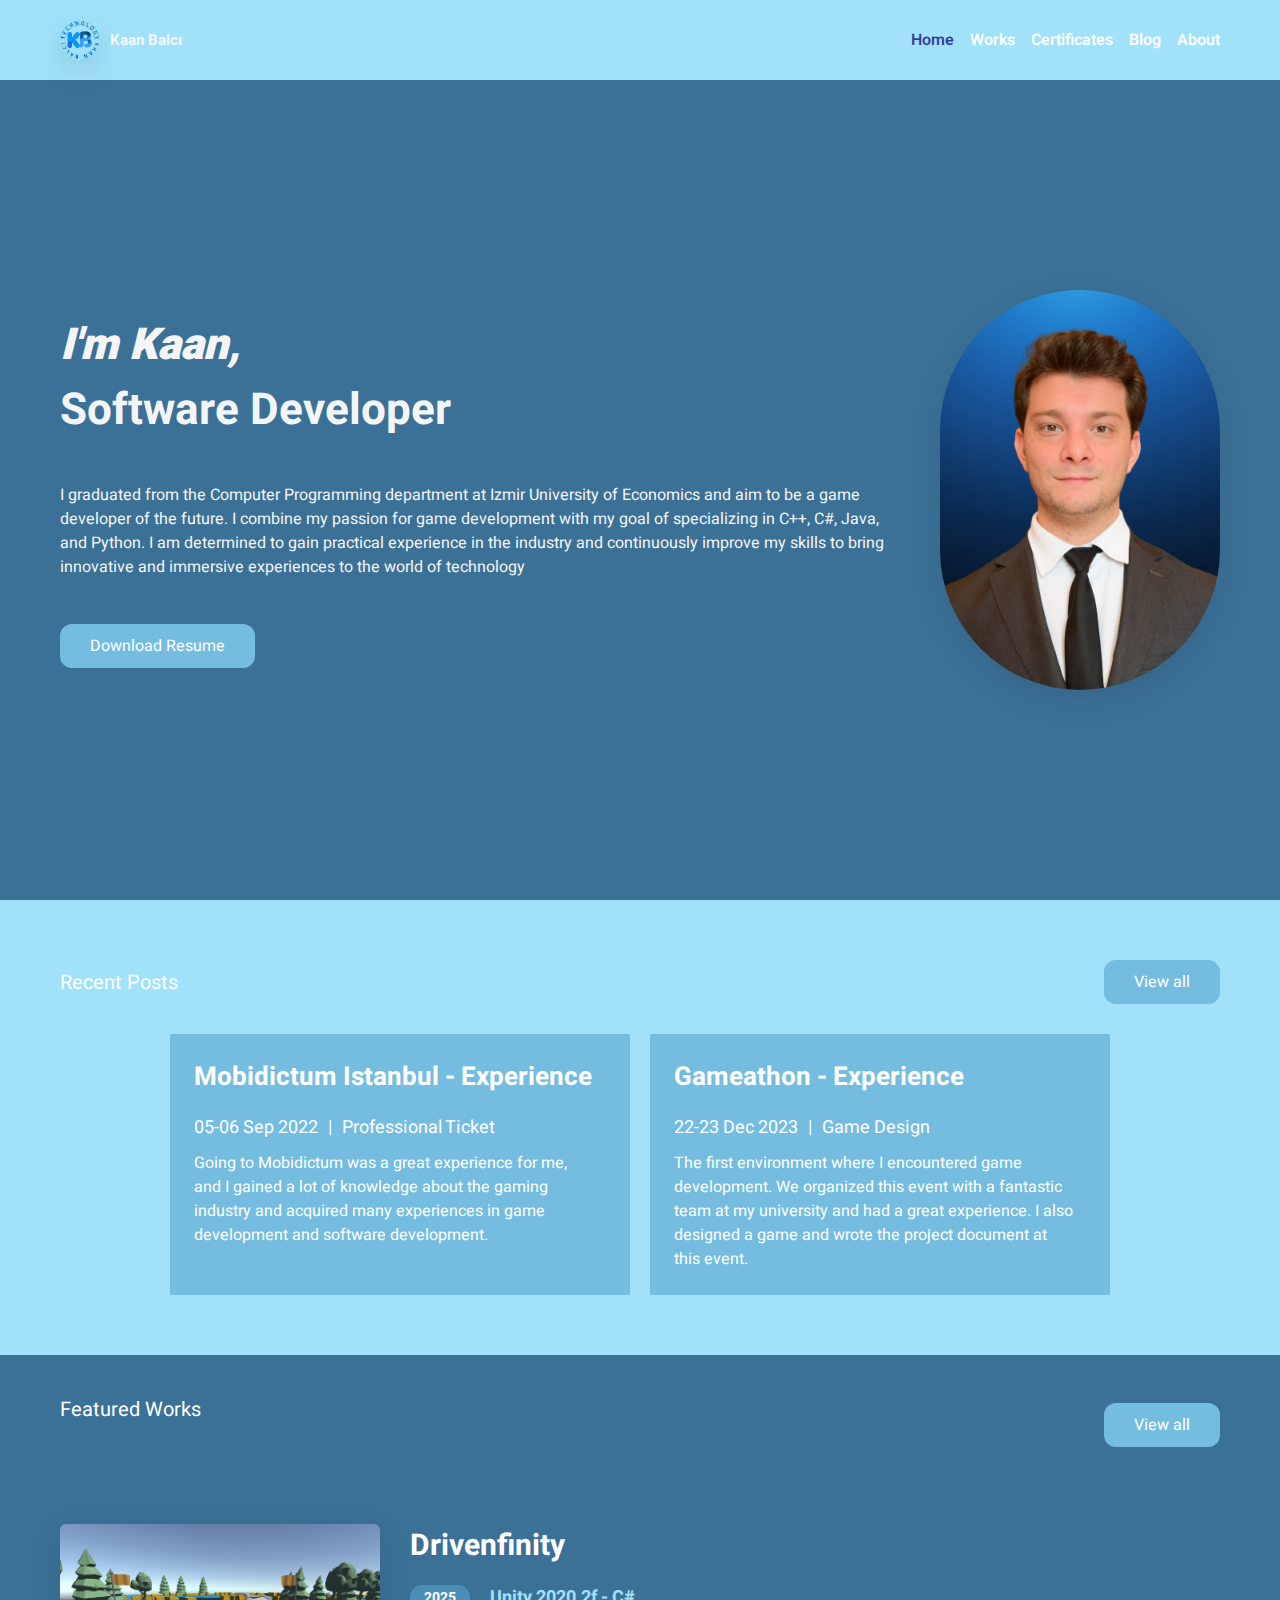
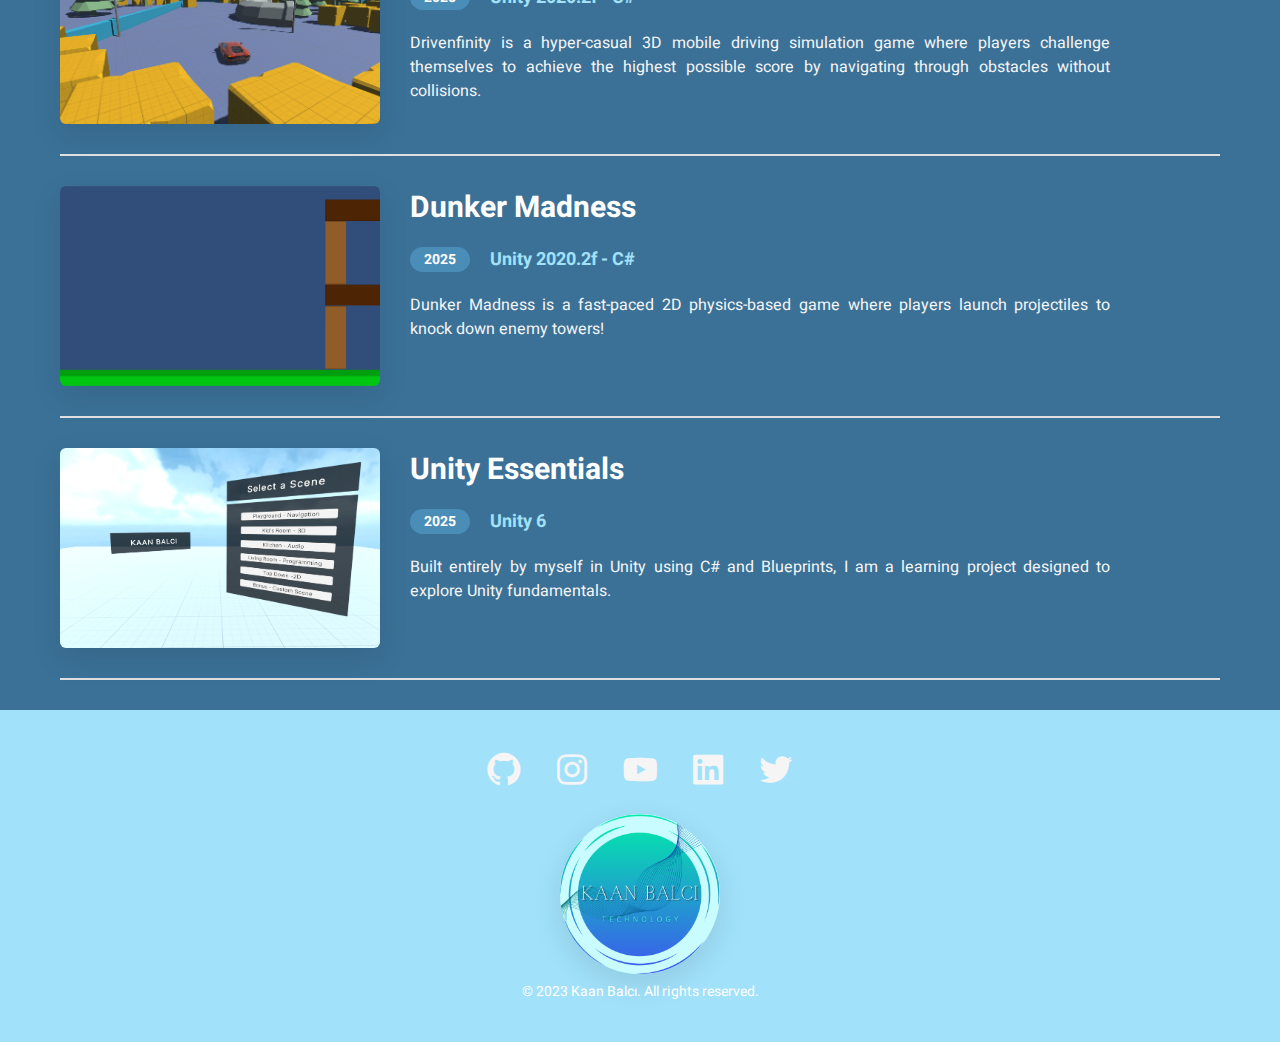
<file: index.html>
<!DOCTYPE html>
<html lang="en">
  <head>
    <meta charset="UTF-8" />
    <meta
      name="description"
      content="Kaan Balcı's personal portfolio - projects, skills, and contact information."
    />
    <meta
      name="keywords"
      content="Kaan Balcı, personal portfolio, web development, software projects, programming, C#, Java, Python, Izmir University of Economics"
    />
    <meta name="author" content="Kaan Balcı" />
    <meta name="viewport" content="width=device-width, initial-scale=1.0" />
    <link
      href="https://unpkg.com/boxicons@2.1.4/css/boxicons.min.css"
      rel="stylesheet"
    />
    <link rel="stylesheet" href="style.css" />
    <title>Personal Portfolio | Kaan Balcı</title>
    <script>
      function openDrivePreviews() {
        var driveFileId1 = "11B4pkMxZTOc0be98fjrNRPNKK1P5UjHc";
        var drivePreviewLink1 =
          "https://drive.google.com/file/d/" +
          driveFileId1 +
          "/view?usp=sharing";
        window.open(drivePreviewLink1, "_blank");
      }
    </script>
    <link
      rel="icon"
      href="assets/KAAN BALCI-KÜÇÜK LOGO PNG.ico"
      type="image/x-icon"
    />
  </head>

  <body>
    <nav>
      <div class="logo">
        <img src="assets/KAAN BALCI-KÜÇÜK LOGO PNG.png" />
        <a href="index.html">Kaan Balcı</a>
      </div>
      <div class="nav-links">
        <a class="selected" href="index.html">Home</a>
        <a href="works.html">Works</a>
        <a href="single-work.html">Certificates</a>
        <a href="blog.html">Blog</a>
        <a href="about.html">About</a>
      </div>
    </nav>

    <div class="main">
      <div class="info">
        <h1>
          <i><strong> I'm Kaan,</strong></i
          ><br />Software Developer
        </h1>
        <p>
          I graduated from the Computer Programming department at Izmir
          University of Economics and aim to be a game developer of the future.
          I combine my passion for game development with my goal of specializing
          in C++, C#, Java, and Python. I am determined to gain practical
          experience in the industry and continuously improve my skills to bring
          innovative and immersive experiences to the world of technology
        </p>
        <button title="CV" onclick="openDrivePreviews()">
          Download Resume
        </button>
      </div>
      <img src="assets/CV_foto_mavi.png" />
    </div>

    <div class="recent">
      <div class="header">
        <h4>Recent Posts</h4>
        <a title="Blog Page" class="view-btn" href="blog.html">View all</a>
      </div>
      <div class="posts">
        <div class="post-item">
          <h3>Mobidictum Istanbul - Experience</h3>
          <div class="info">
            <h5>05-06 Sep 2022</h5>
            <h5>|</h5>
            <h5>Professional Ticket</h5>
          </div>
          <p>
            Going to Mobidictum was a great experience for me, and I gained a
            lot of knowledge about the gaming industry and acquired many
            experiences in game development and software development.
          </p>
        </div>
        <div class="post-item">
          <h3>Gameathon - Experience</h3>
          <div class="info">
            <h5>22-23 Dec 2023</h5>
            <h5>|</h5>
            <h5>Game Design</h5>
          </div>
          <p>
            The first environment where I encountered game development. We
            organized this event with a fantastic team at my university and had
            a great experience. I also designed a game and wrote the project
            document at this event.
          </p>
        </div>
      </div>
    </div>

    <div class="separator">
      <div class="header">
        <h4>Featured Works</h4>
        <a title="Works Page" class="view-btn" href="works.html">View all</a>
      </div>
    </div>

    <div class="featured">
      <div class="item">
        <img src="assets/DrivenfinityPng.png" />
        <div class="details">
          <h3>Drivenfinity</h3>
          <div class="item-info">
            <div class="year-badge">2025</div>
            <h4>Unity 2020.2f - C#</h4>
          </div>
          <p>
            Drivenfinity is a hyper-casual 3D mobile driving simulation game
            where players challenge themselves to achieve the highest possible
            score by navigating through obstacles without collisions.
          </p>
        </div>
      </div>
      <div class="item">
        <img src="assets/Ekran görüntüsü 2025-02-25 202336.png" />
        <div class="details">
          <h3>Dunker Madness</h3>
          <div class="item-info">
            <div class="year-badge">2025</div>
            <h4>Unity 2020.2f - C#</h4>
          </div>
          <p>
            Dunker Madness is a fast-paced 2D physics-based game where players
            launch projectiles to knock down enemy towers!
          </p>
        </div>
      </div>
      <div class="item">
        <img src="assets/converted_image.png" />
        <div class="details">
          <h3>Unity Essentials</h3>
          <div class="item-info">
            <div class="year-badge">2025</div>
            <h4>Unity 6</h4>
          </div>
          <p>
            Built entirely by myself in Unity using C# and Blueprints, I am a
            learning project designed to explore Unity fundamentals.
          </p>
        </div>
      </div>
    </div>

    <footer>
      <div class="socials">
        <a
          title="My Github Page"
          href="https://github.com/UAJOP"
          target="_blank"
          ><i class="bx bxl-github"></i
        ></a>
        <a
          title="My Instagram Page"
          href="https://www.instagram.com/kaan_ba1/"
          target="_blank"
          ><i class="bx bxl-instagram"></i
        ></a>
        <a
          title="My Youtube Page"
          href="https://www.youtube.com/channel/UCCoOWMoemn93OX7cHyGTZuA"
          target="_blank"
          ><i class="bx bxl-youtube"></i
        ></a>
        <a
          title="My Linkedin Page"
          href="https://www.linkedin.com/in/kaan-balcı-6271311a8/"
          target="_blank"
          ><i class="bx bxl-linkedin-square"></i
        ></a>
        <a title="My X Page" href="https://x.com/KaanAjop" target="_blank"
          ><i class="bx bxl-twitter"></i
        ></a>
      </div>
      <div class="logo">
        <a title="Main" href="index.html"
          ><img src="assets/KAAN BALCI-BÜYÜK LOGO PNG.png"
        /></a>
      </div>
      <p>&copy; 2023 Kaan Balcı. All rights reserved.</p>
    </footer>
  </body>
</html>
</file>
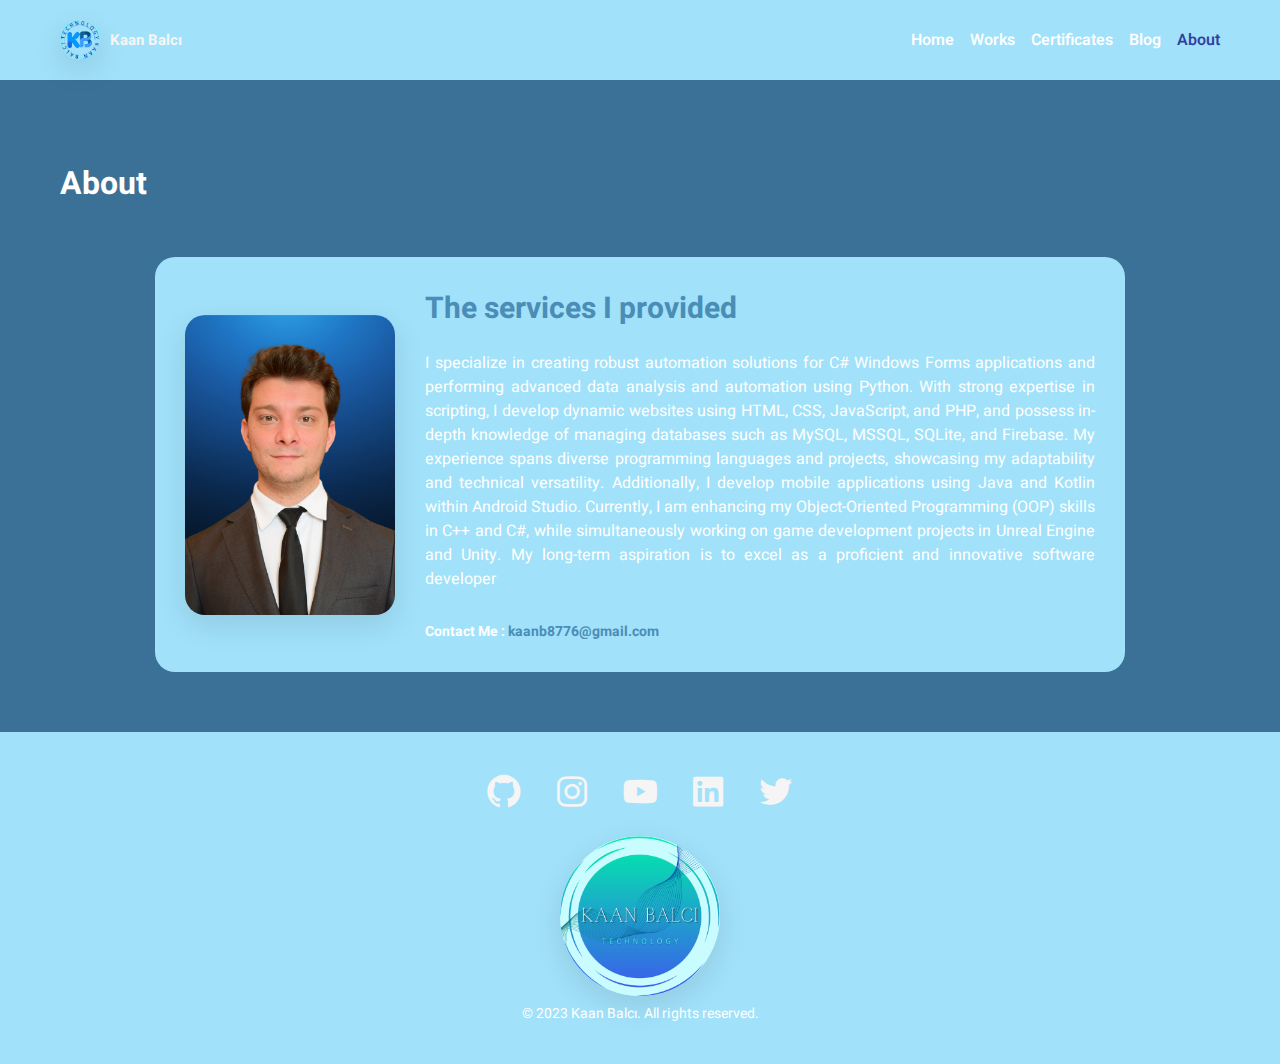
<file: about.html>
<!DOCTYPE html>
<html lang="en">
  <head>
    <meta charset="UTF-8" />
    <meta
      name="description"
      content="Kaan Balcı's personal portfolio - projects, skills, and contact information."
    />
    <meta
      name="keywords"
      content="Kaan Balcı, personal portfolio, web development, software projects, programming, C#, Java, Python, Izmir University of Economics"
    />
    <meta name="author" content="Kaan Balcı" />
    <meta name="viewport" content="width=device-width, initial-scale=1.0" />
    <link
      href="https://unpkg.com/boxicons@2.1.4/css/boxicons.min.css"
      rel="stylesheet"
    />
    <link rel="stylesheet" href="style.css" />
    <title>About Page | Kaan Balcı</title>
    <link
      rel="icon"
      href="assets/KAAN BALCI-KÜÇÜK LOGO PNG.ico"
      type="image/x-icon"
    />
  </head>

  <body>
    <nav>
      <div class="logo">
        <img src="assets/KAAN BALCI-KÜÇÜK LOGO PNG.png" />
        <a href="index.html">Kaan Balcı</a>
      </div>
      <div class="nav-links">
        <a href="index.html">Home</a>
        <a href="works.html">Works</a>
        <a href="single-work.html">Certificates</a>
        <a href="blog.html">Blog</a>
        <a class="selected" href="about.html">About</a>
      </div>
    </nav>

    <h1 class="page-title">About</h1>

    <div class="content">
      <div class="container">
        <img src="assets/CV_foto_mavi.png" />
        <div class="about">
          <h2>The services I provided</h2>
          <p>
            I specialize in creating robust automation solutions for C# Windows
            Forms applications and performing advanced data analysis and
            automation using Python. With strong expertise in scripting, I
            develop dynamic websites using HTML, CSS, JavaScript, and PHP, and
            possess in-depth knowledge of managing databases such as MySQL,
            MSSQL, SQLite, and Firebase. My experience spans diverse programming
            languages and projects, showcasing my adaptability and technical
            versatility. Additionally, I develop mobile applications using Java
            and Kotlin within Android Studio. Currently, I am enhancing my
            Object-Oriented Programming (OOP) skills in C++ and C#, while
            simultaneously working on game development projects in Unreal Engine
            and Unity. My long-term aspiration is to excel as a proficient and
            innovative software developer
          </p>
          <p class="email">
            Contact Me :
            <a title="My Mail" href="mailto:kaanb8776@gmail.com"
              >kaanb8776@gmail.com</a
            >
          </p>
        </div>
      </div>
    </div>

    <footer>
      <div class="socials">
        <a
          title="My Github Page"
          href="https://github.com/UAJOP"
          target="_blank"
          ><i class="bx bxl-github"></i
        ></a>
        <a
          title="My Instagram Page"
          href="https://www.instagram.com/kaan_ba1/"
          target="_blank"
          ><i class="bx bxl-instagram"></i
        ></a>
        <a
          title="My Youtube Page"
          href="https://www.youtube.com/channel/UCCoOWMoemn93OX7cHyGTZuA"
          target="_blank"
          ><i class="bx bxl-youtube"></i
        ></a>
        <a
          title="My Linkedin Page"
          href="https://www.linkedin.com/in/kaan-balcı-6271311a8/"
          target="_blank"
          ><i class="bx bxl-linkedin-square"></i
        ></a>
        <a title="My X Page" href="https://x.com/KaanAjop" target="_blank"
          ><i class="bx bxl-twitter"></i
        ></a>
      </div>
      <div class="logo">
        <a title="Main" href="index.html"
          ><img src="assets/KAAN BALCI-BÜYÜK LOGO PNG.png"
        /></a>
      </div>
      <p>&copy; 2023 Kaan Balcı. All rights reserved.</p>
    </footer>
  </body>
</html>
</file>
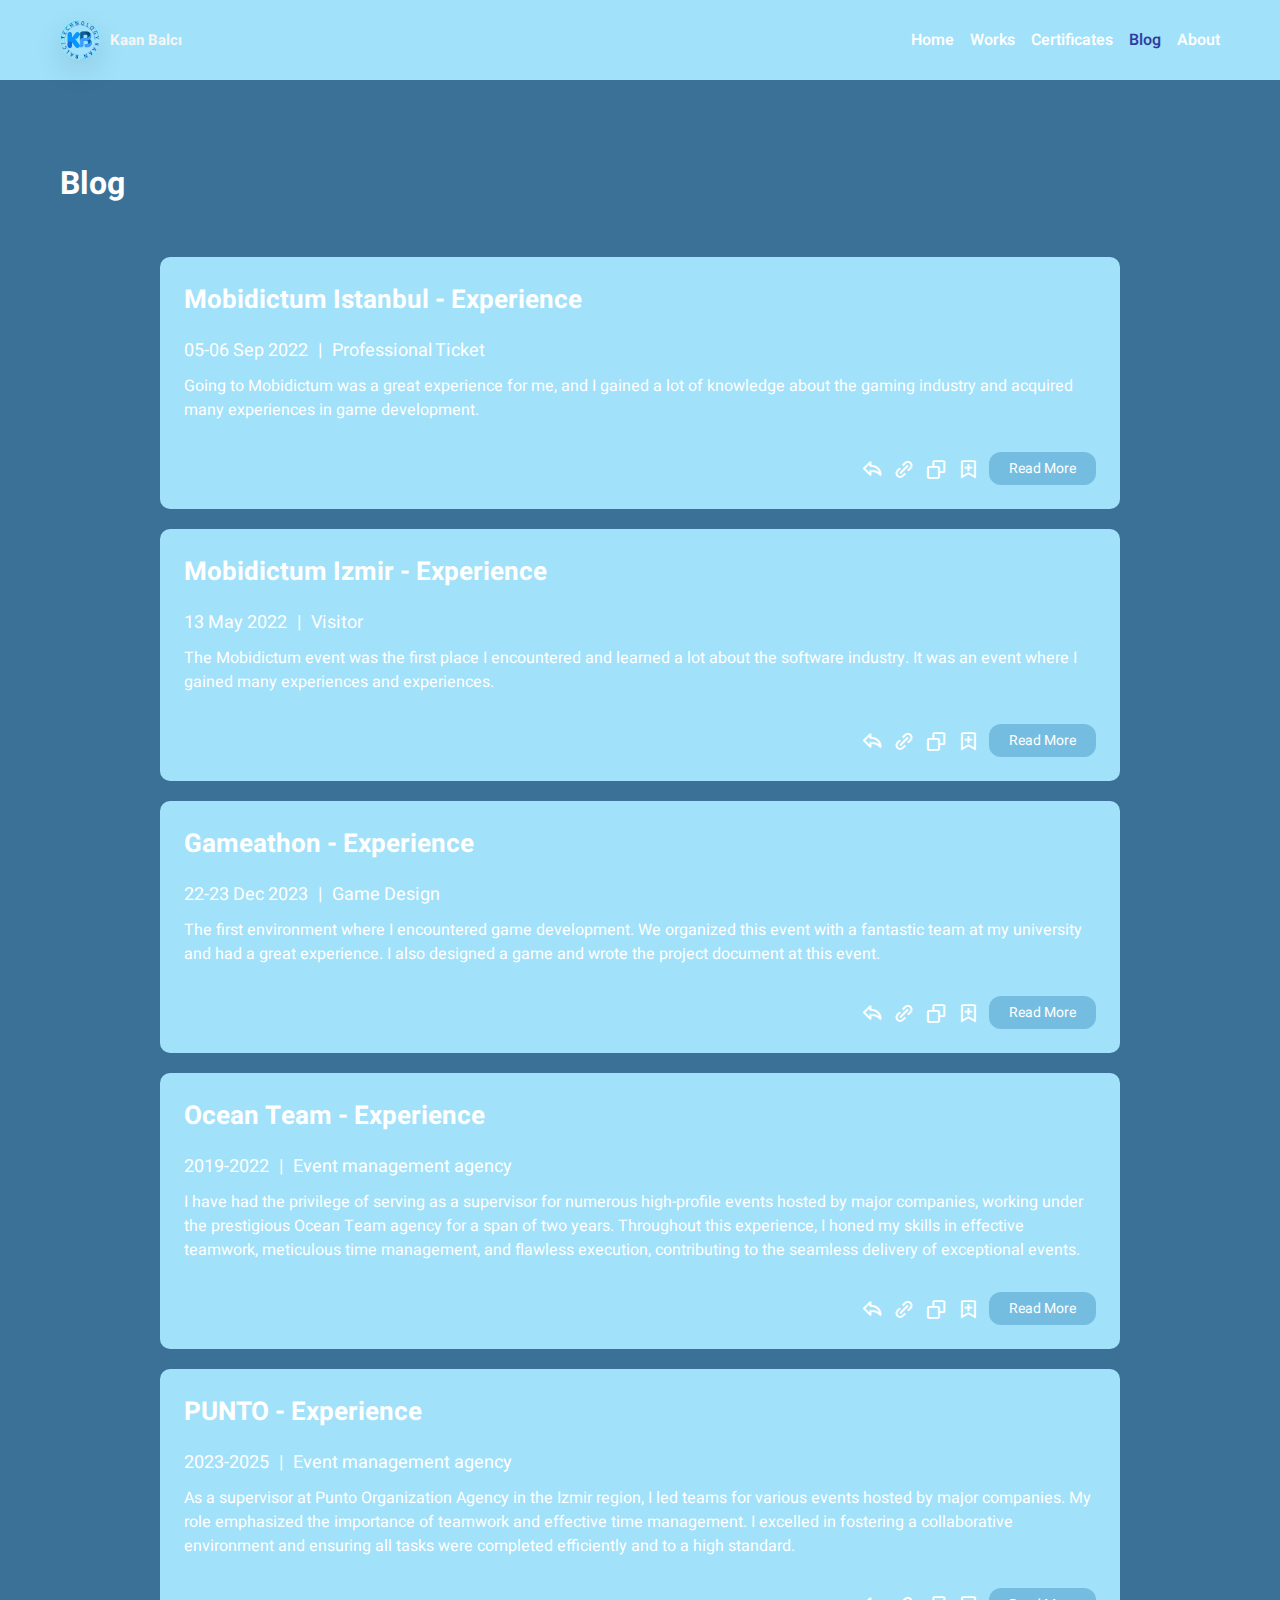
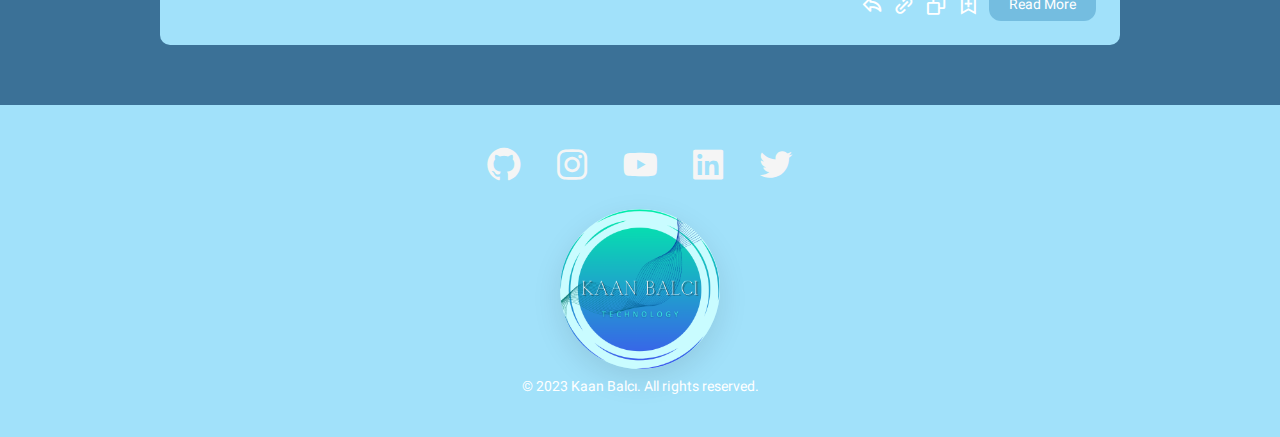
<file: blog.html>
<!DOCTYPE html>
<html lang="en">
  <head>
    <meta charset="UTF-8" />
    <meta
      name="description"
      content="Kaan Balcı's personal portfolio - projects, skills, and contact information."
    />
    <meta
      name="keywords"
      content="Kaan Balcı, personal portfolio, web development, software projects, programming, C#, Java, Python, Izmir University of Economics"
    />
    <meta name="author" content="Kaan Balcı" />
    <meta name="viewport" content="width=device-width, initial-scale=1.0" />
    <link
      href="https://unpkg.com/boxicons@2.1.4/css/boxicons.min.css"
      rel="stylesheet"
    />
    <link rel="stylesheet" href="style.css" />
    <title>Blog Page | Kaan Balcı</title>
    <link
      rel="icon"
      href="assets/KAAN BALCI-KÜÇÜK LOGO PNG.ico"
      type="image/x-icon"
    />
  </head>

  <body>
    <nav>
      <div class="logo">
        <img src="assets/KAAN BALCI-KÜÇÜK LOGO PNG.png" />
        <a href="index.html">Kaan Balcı</a>
      </div>
      <div class="nav-links">
        <a href="index.html">Home</a>
        <a href="works.html">Works</a>
        <a href="single-work.html">Certificates</a>
        <a class="selected" href="blog.html">Blog</a>
        <a href="about.html">About</a>
      </div>
    </nav>

    <h1 class="page-title">Blog</h1>

    <div class="content">
      <div class="post-list">
        <div class="post-item">
          <h3>Mobidictum Istanbul - Experience</h3>
          <div class="info">
            <h5>05-06 Sep 2022</h5>
            <h5>|</h5>
            <h5>Professional Ticket</h5>
          </div>
          <p>
            Going to Mobidictum was a great experience for me, and I gained a
            lot of knowledge about the gaming industry and acquired many
            experiences in game development.
          </p>
          <div class="buttons">
            <i class="bx bx-share"></i>
            <i class="bx bx-link-alt"></i>
            <i class="bx bx-copy"></i>
            <i class="bx bx-bookmark-plus"></i>
            <button
              title="Mobidictum Page"
              onclick="window.open('https://mobidictum.com/events/mobidictum-business-conference-2022/', '_blank');"
            >
              Read More
            </button>
          </div>
        </div>
        <div class="post-item">
          <h3>Mobidictum Izmir - Experience</h3>
          <div class="info">
            <h5>13 May 2022</h5>
            <h5>|</h5>
            <h5>Visitor</h5>
          </div>
          <p>
            The Mobidictum event was the first place I encountered and learned a
            lot about the software industry. It was an event where I gained many
            experiences and experiences.
          </p>
          <div class="buttons">
            <i class="bx bx-share"></i>
            <i class="bx bx-link-alt"></i>
            <i class="bx bx-copy"></i>
            <i class="bx bx-bookmark-plus"></i>
            <button
              title="Mobidictum Page"
              onclick="window.open('https://mobidictum.com/events/mobidictum-meetup-izmir/', '_blank');"
            >
              Read More
            </button>
          </div>
        </div>

        <div class="post-item">
          <h3>Gameathon - Experience</h3>
          <div class="info">
            <h5>22-23 Dec 2023</h5>
            <h5>|</h5>
            <h5>Game Design</h5>
          </div>
          <p>
            The first environment where I encountered game development. We
            organized this event with a fantastic team at my university and had
            a great experience. I also designed a game and wrote the project
            document at this event.
          </p>
          <div class="buttons">
            <i class="bx bx-share"></i>
            <i class="bx bx-link-alt"></i>
            <i class="bx bx-copy"></i>
            <i class="bx bx-bookmark-plus"></i>
            <button
              title="Gameathon Page"
              onclick="window.open('https://gameathon.ieu.edu.tr', '_blank');"
            >
              Read More
            </button>
          </div>
        </div>

        <div class="post-item">
          <h3>Ocean Team - Experience</h3>
          <div class="info">
            <h5>2019-2022</h5>
            <h5>|</h5>
            <h5>Event management agency</h5>
          </div>
          <p>
            I have had the privilege of serving as a supervisor for numerous
            high-profile events hosted by major companies, working under the
            prestigious Ocean Team agency for a span of two years. Throughout
            this experience, I honed my skills in effective teamwork, meticulous
            time management, and flawless execution, contributing to the
            seamless delivery of exceptional events.
          </p>
          <div class="buttons">
            <i class="bx bx-share"></i>
            <i class="bx bx-link-alt"></i>
            <i class="bx bx-copy"></i>
            <i class="bx bx-bookmark-plus"></i>
            <button
              title="Ocean's Team Page"
              onclick="window.open('https://oceansteam.com.tr', '_blank');"
            >
              Read More
            </button>
          </div>
        </div>

        <div class="post-item">
          <h3>PUNTO - Experience</h3>
          <div class="info">
            <h5>2023-2025</h5>
            <h5>|</h5>
            <h5>Event management agency</h5>
          </div>
          <p>
            As a supervisor at Punto Organization Agency in the Izmir region, I
            led teams for various events hosted by major companies. My role
            emphasized the importance of teamwork and effective time management.
            I excelled in fostering a collaborative environment and ensuring all
            tasks were completed efficiently and to a high standard.
          </p>
          <div class="buttons">
            <i class="bx bx-share"></i>
            <i class="bx bx-link-alt"></i>
            <i class="bx bx-copy"></i>
            <i class="bx bx-bookmark-plus"></i>
            <button
              title="Punto Page"
              onclick="window.open('https://www.puntoorganizasyon.com', '_blank');"
            >
              Read More
            </button>
          </div>
        </div>
      </div>
    </div>

    <footer>
      <div class="socials">
        <a
          title="My Github Page"
          href="https://github.com/UAJOP"
          target="_blank"
          ><i class="bx bxl-github"></i
        ></a>
        <a
          title="My Instagram Page"
          href="https://www.instagram.com/kaan_ba1/"
          target="_blank"
          ><i class="bx bxl-instagram"></i
        ></a>
        <a
          title="My Youtube Page"
          href="https://www.youtube.com/channel/UCCoOWMoemn93OX7cHyGTZuA"
          target="_blank"
          ><i class="bx bxl-youtube"></i
        ></a>
        <a
          title="My Linkedin Page"
          href="https://www.linkedin.com/in/kaan-balcı-6271311a8/"
          target="_blank"
          ><i class="bx bxl-linkedin-square"></i
        ></a>
        <a title="My X Page" href="https://x.com/KaanAjop" target="_blank"
          ><i class="bx bxl-twitter"></i
        ></a>
      </div>
      <div class="logo">
        <a title="Main" href="index.html"
          ><img src="assets/KAAN BALCI-BÜYÜK LOGO PNG.png"
        /></a>
      </div>
      <p>&copy; 2023 Kaan Balcı. All rights reserved.</p>
    </footer>
  </body>
</html>
</file>
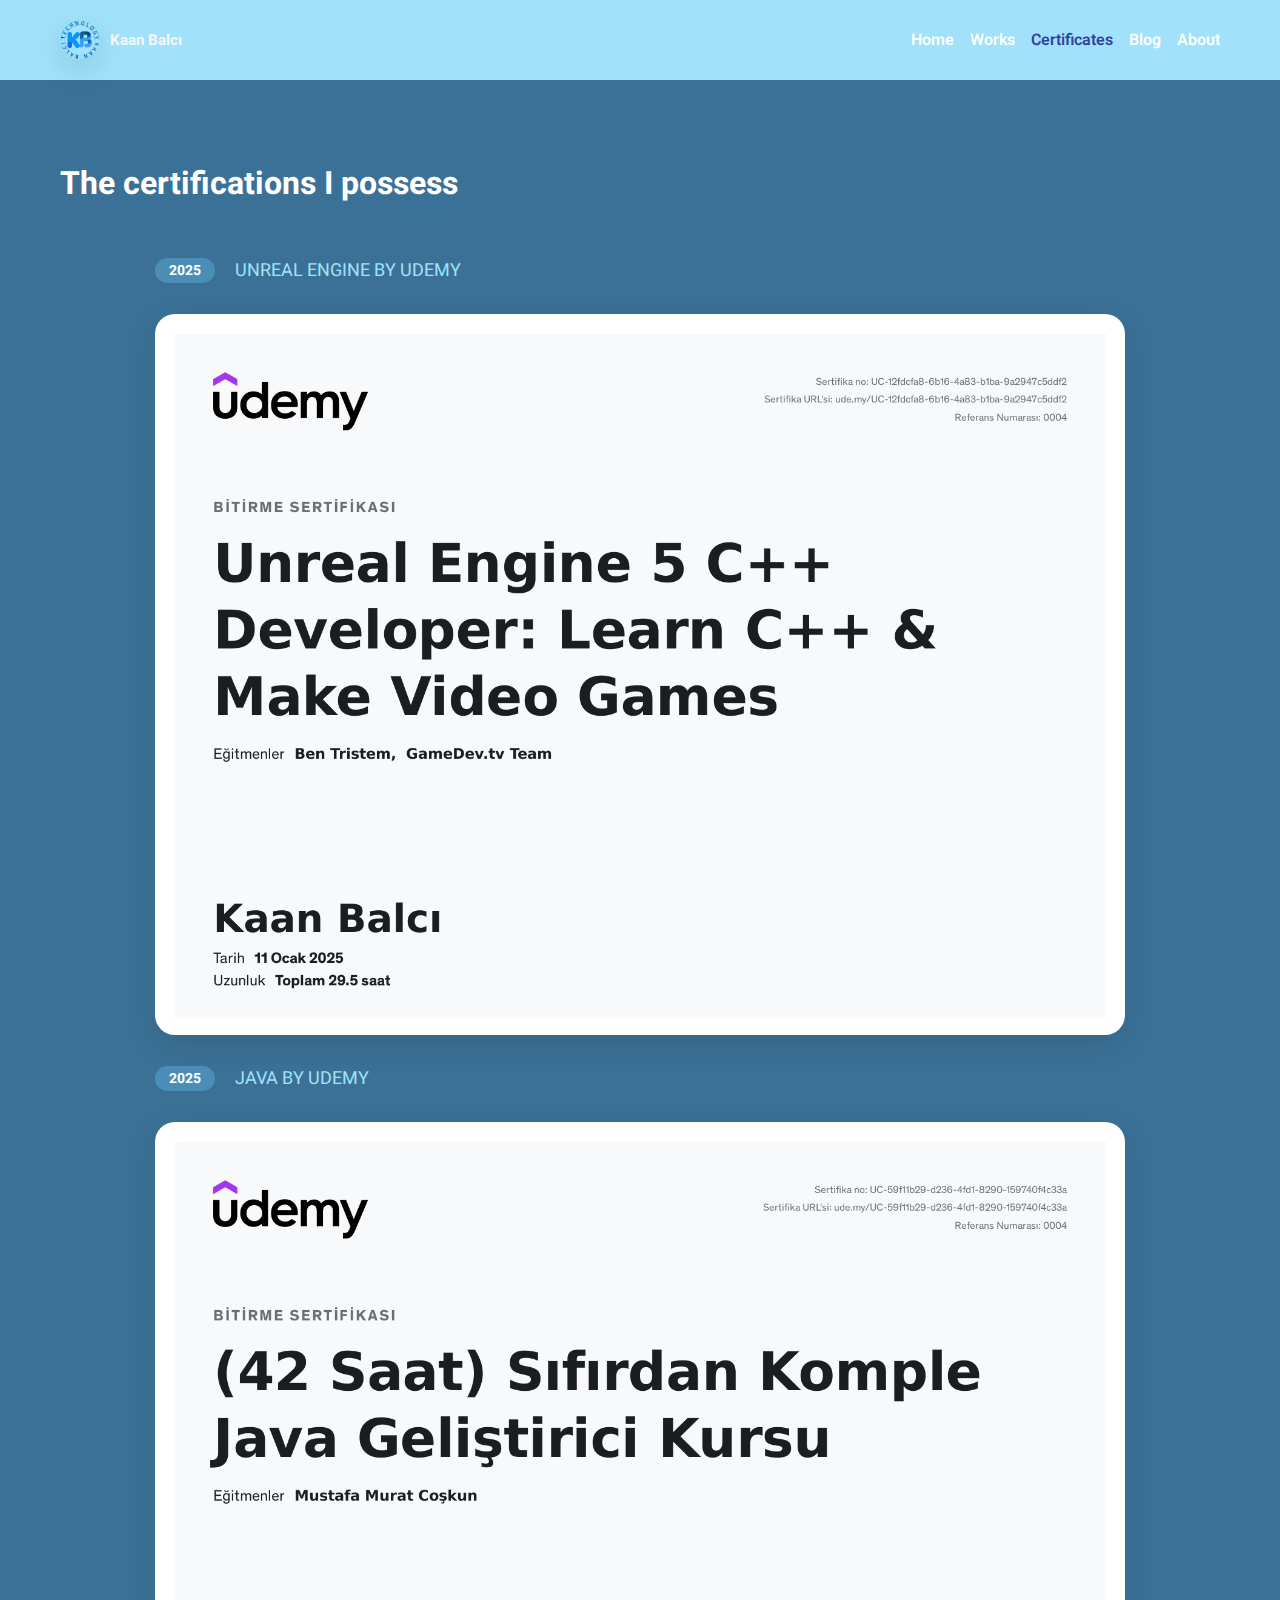
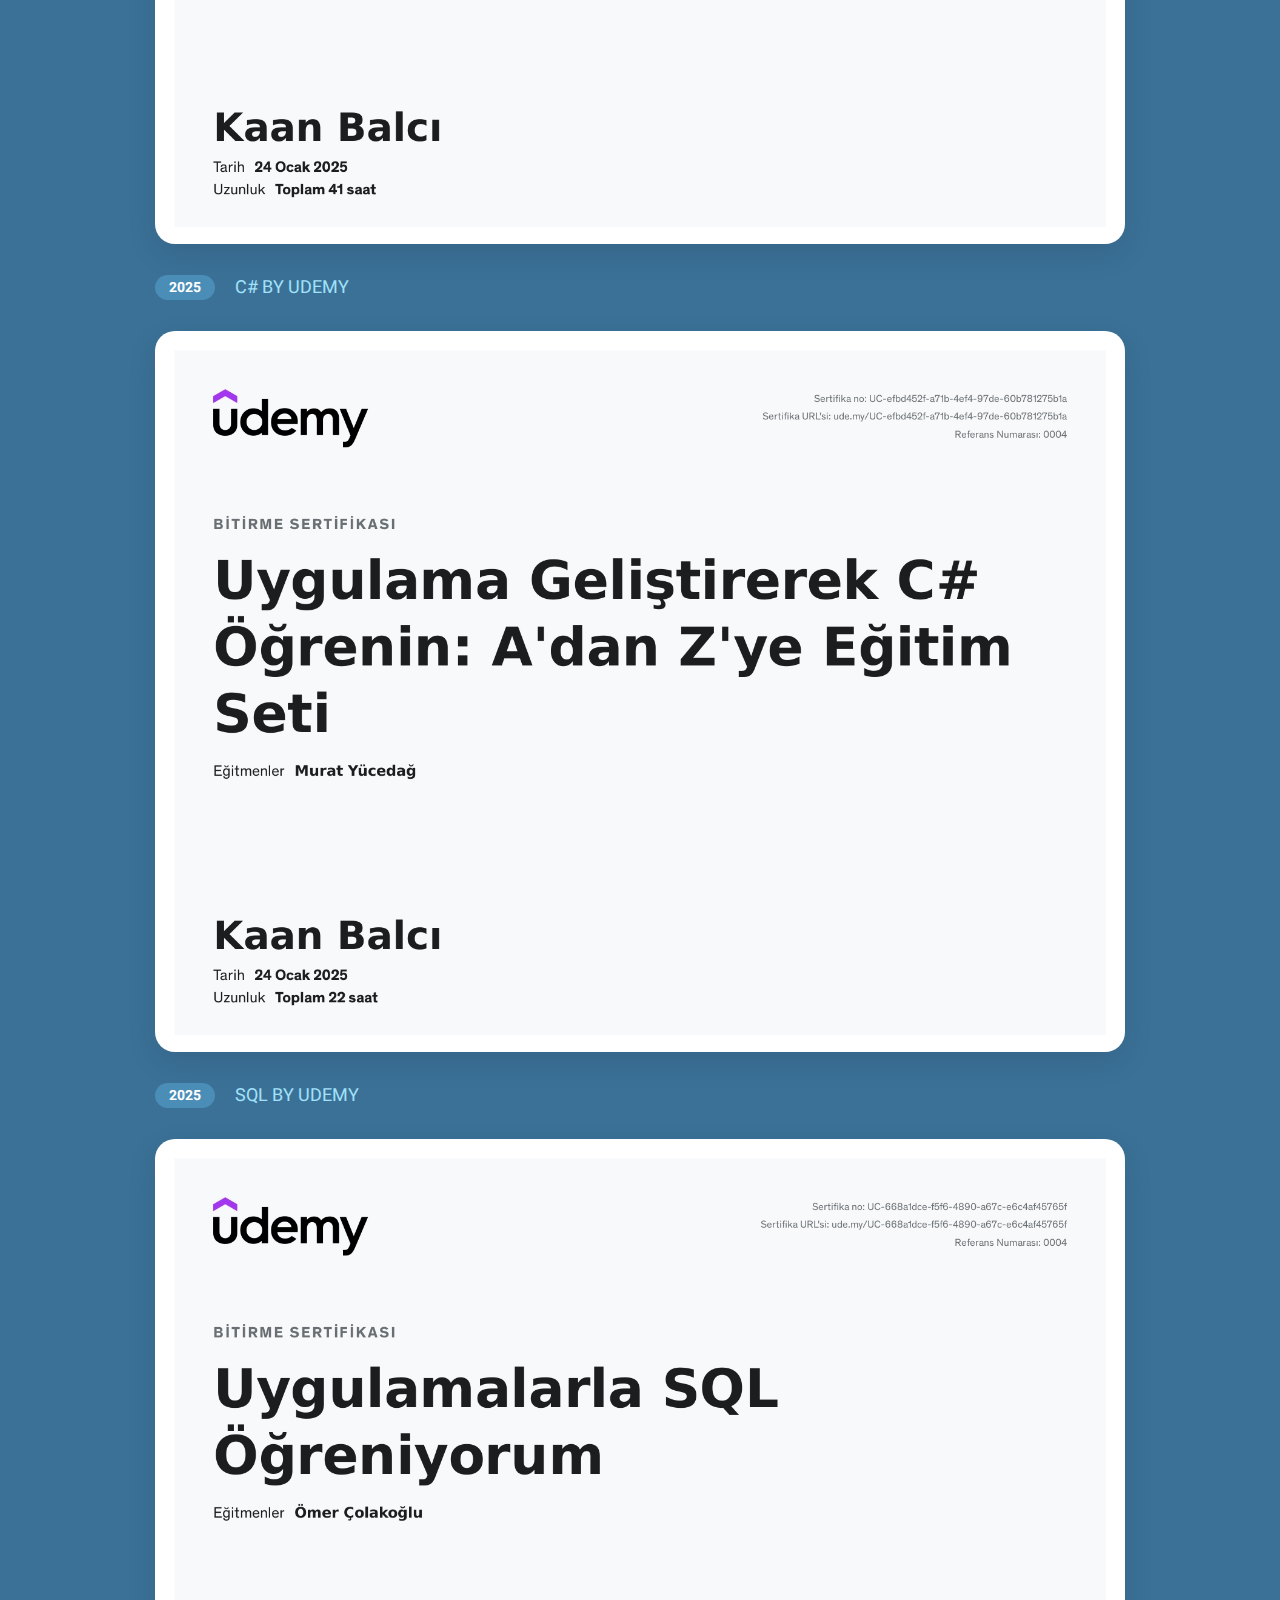
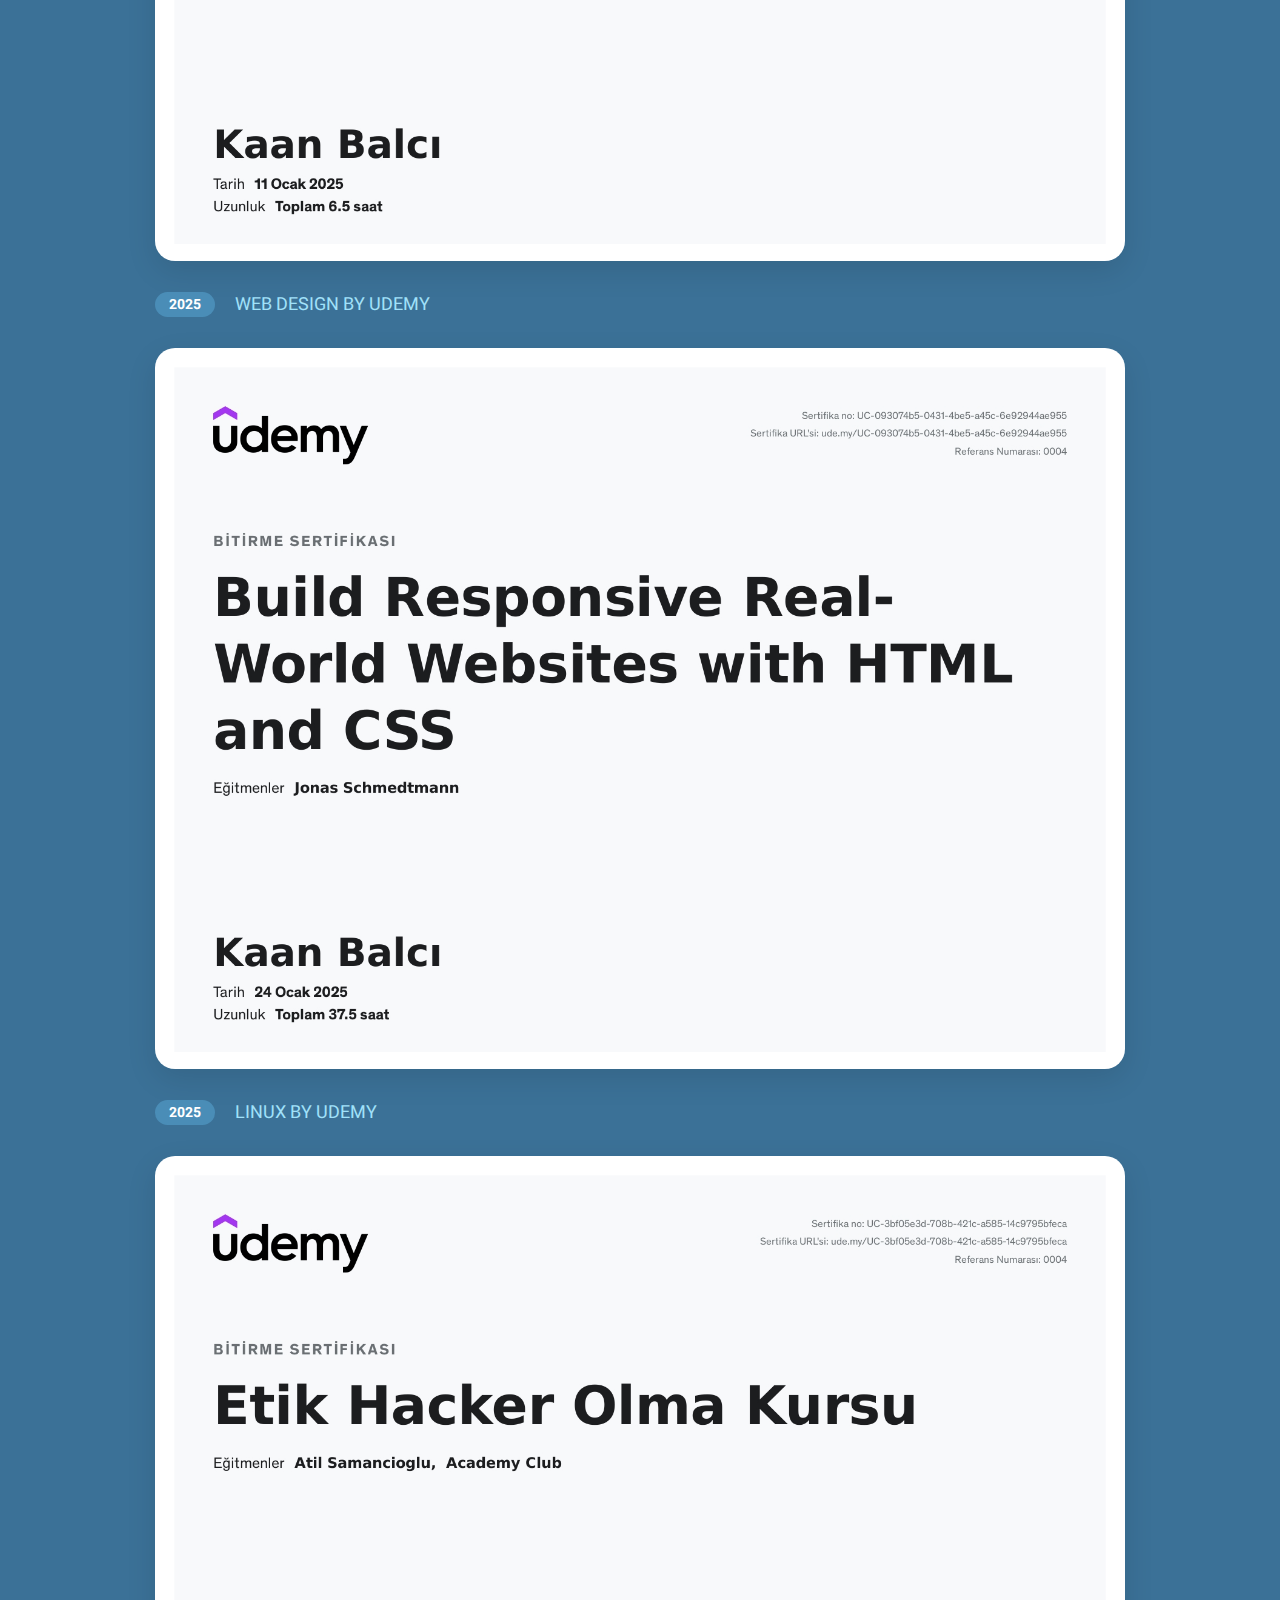
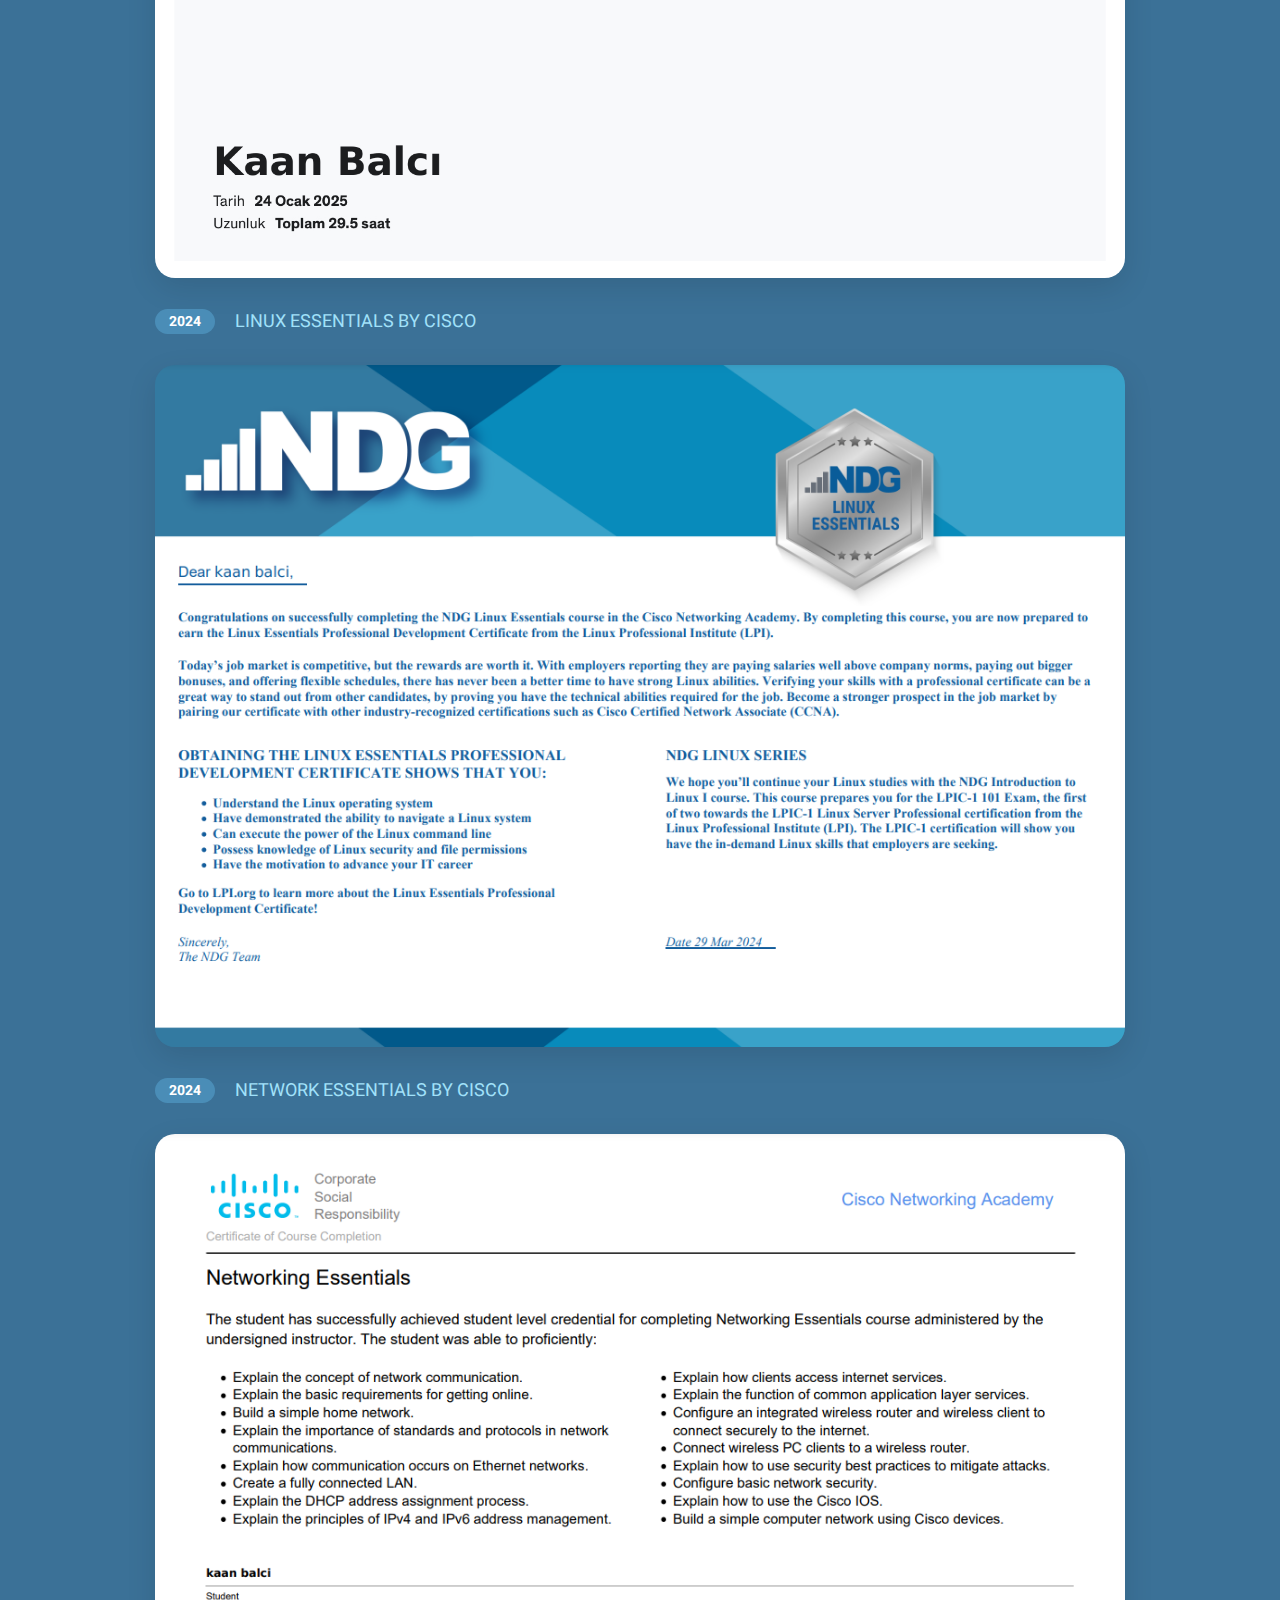
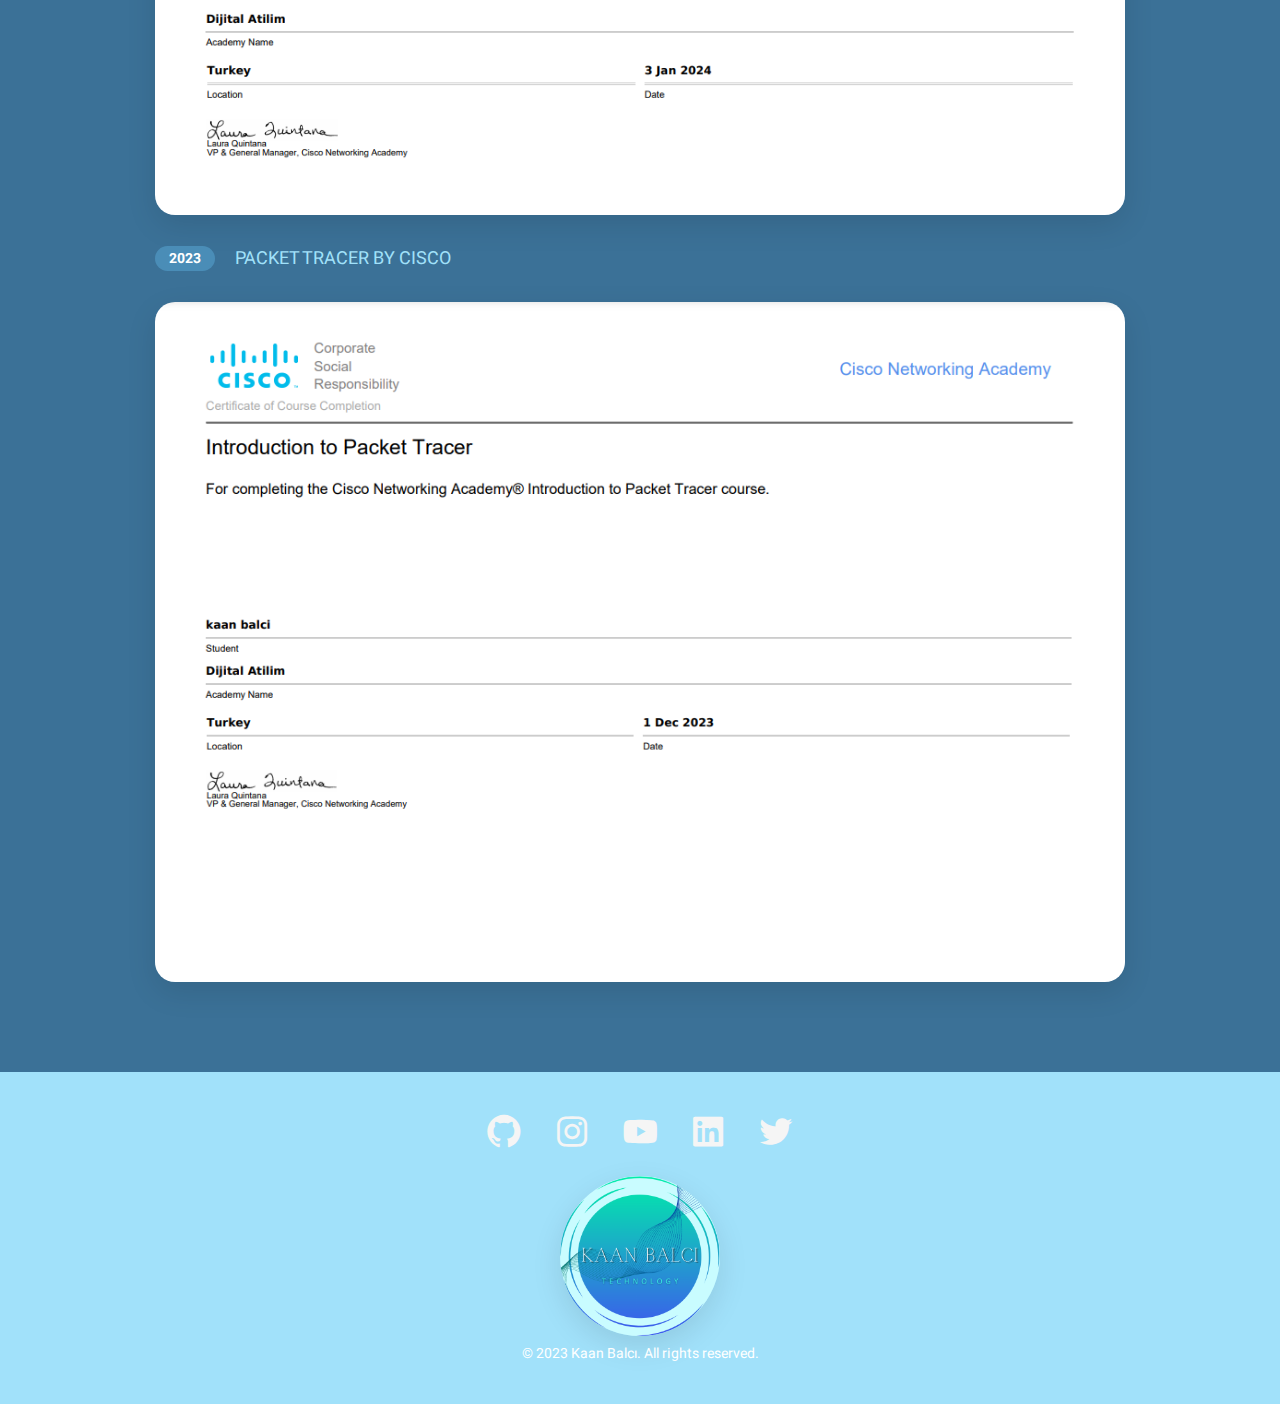
<file: single-work.html>
<!DOCTYPE html>
<html lang="en">
  <head>
    <meta charset="UTF-8" />
    <meta
      name="description"
      content="Kaan Balcı's personal portfolio - projects, skills, and contact information."
    />
    <meta
      name="keywords"
      content="Kaan Balcı, personal portfolio, web development, software projects, programming, C#, Java, Python, Izmir University of Economics"
    />
    <meta name="author" content="Kaan Balcı" />
    <meta name="viewport" content="width=device-width, initial-scale=1.0" />
    <link
      href="https://unpkg.com/boxicons@2.1.4/css/boxicons.min.css"
      rel="stylesheet"
    />
    <link rel="stylesheet" href="style.css" />
    <title>Sertificas Page | Kaan Balcı</title>
    <link
      rel="icon"
      href="assets/KAAN BALCI-KÜÇÜK LOGO PNG.ico"
      type="image/x-icon"
    />
  </head>

  <body>
    <nav>
      <div class="logo">
        <img src="assets/KAAN BALCI-KÜÇÜK LOGO PNG.png" />
        <a href="index.html">Kaan Balcı</a>
      </div>
      <div class="nav-links">
        <a href="index.html">Home</a>
        <a href="works.html">Works</a>
        <a class="selected" href="single-work.html">Certificates</a>
        <a href="blog.html">Blog</a>
        <a href="about.html">About</a>
      </div>
    </nav>

    <h1 class="page-title">The certifications I possess</h1>

    <div class="content">
      <div class="work-info">
        <div class="year-badge">2025</div>
        <div class="category">
          <p>UNREAL ENGINE BY UDEMY</p>
        </div>
      </div>
      <img src="assets/UC-12fdcfa8-6b16-4a83-b1ba-9a2947c5ddf2.jpg" />

      <div class="work-info">
        <div class="year-badge">2025</div>
        <div class="category">
          <p>JAVA BY UDEMY</p>
        </div>
      </div>
      <img src="assets/UC-59f11b29-d236-4fd1-8290-159740f4c33a-java.jpg" />

      <div class="work-info">
        <div class="year-badge">2025</div>
        <div class="category">
          <p>C# BY UDEMY</p>
        </div>
      </div>
      <img src="assets/CUDEMY.jpg" />

      <div class="work-info">
        <div class="year-badge">2025</div>
        <div class="category">
          <p>SQL BY UDEMY</p>
        </div>
      </div>
      <img src="assets/UC-668a1dce-f5f6-4890-a67c-e6c4af45765f-sql.jpg" />

      <div class="work-info">
        <div class="year-badge">2025</div>
        <div class="category">
          <p>WEB DESIGN BY UDEMY</p>
        </div>
      </div>
      <img src="assets/UC-093074b5-0431-4be5-a45c-6e92944ae955-WEB.jpg" />

      <div class="work-info">
        <div class="year-badge">2025</div>
        <div class="category">
          <p>LINUX BY UDEMY</p>
        </div>
      </div>
      <img src="assets/UC-3bf05e3d-708b-421c-a585-14c9795bfeca-linux.jpg" />

      <div class="work-info">
        <div class="year-badge">2024</div>
        <div class="category">
          <p>LINUX ESSENTIALS BY CISCO</p>
        </div>
      </div>
      <img src="assets/NDG-LİNUX-CİSCO-KAAN-BALCI1.png" />

      <div class="work-info">
        <div class="year-badge">2024</div>
        <div class="category">
          <p>NETWORK ESSENTIALS BY CISCO</p>
        </div>
      </div>
      <img src="assets/NETWORK-ESSANTİAL-KAAN-BALCI-CİSCO.png" />
      <div class="work-info">
        <div class="year-badge">2023</div>
        <div class="category">
          <p>PACKET TRACER BY CISCO</p>
        </div>
      </div>
      <img src="assets/PACKET-TRACER-KAAN-BALCI.png" />
    </div>

    <footer>
      <div class="socials">
        <a
          title="My Github Page"
          href="https://github.com/UAJOP"
          target="_blank"
          ><i class="bx bxl-github"></i
        ></a>
        <a
          title="My Instagram Page"
          href="https://www.instagram.com/kaan_ba1/"
          target="_blank"
          ><i class="bx bxl-instagram"></i
        ></a>
        <a
          title="My Youtube Page"
          href="https://www.youtube.com/channel/UCCoOWMoemn93OX7cHyGTZuA"
          target="_blank"
          ><i class="bx bxl-youtube"></i
        ></a>
        <a
          title="My Linkedin Page"
          href="https://www.linkedin.com/in/kaan-balcı-6271311a8/"
          target="_blank"
          ><i class="bx bxl-linkedin-square"></i
        ></a>
        <a title="My X Page" href="https://x.com/KaanAjop" target="_blank"
          ><i class="bx bxl-twitter"></i
        ></a>
      </div>
      <div class="logo">
        <a title="Main" href="index.html"
          ><img src="assets/KAAN BALCI-BÜYÜK LOGO PNG.png"
        /></a>
      </div>
      <p>&copy; 2023 Kaan Balcı. All rights reserved.</p>
    </footer>
  </body>
</html>
</file>
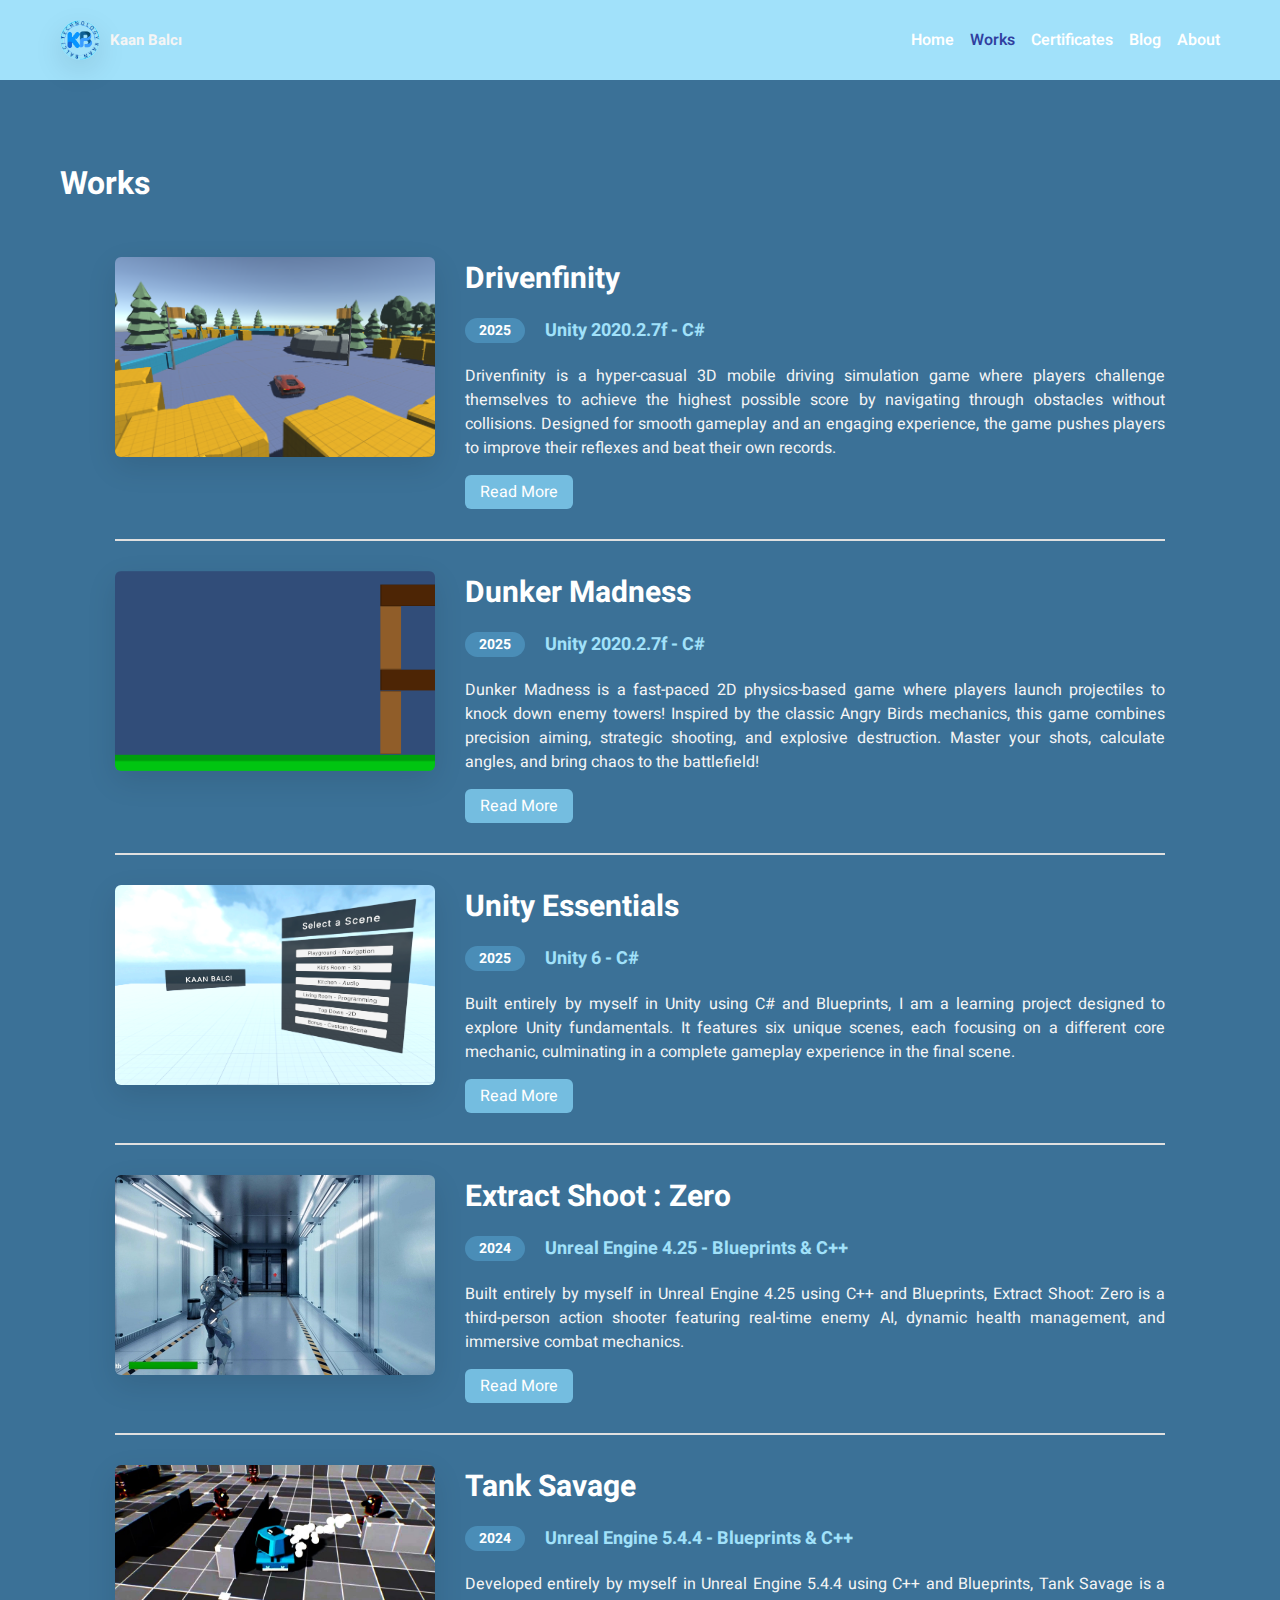
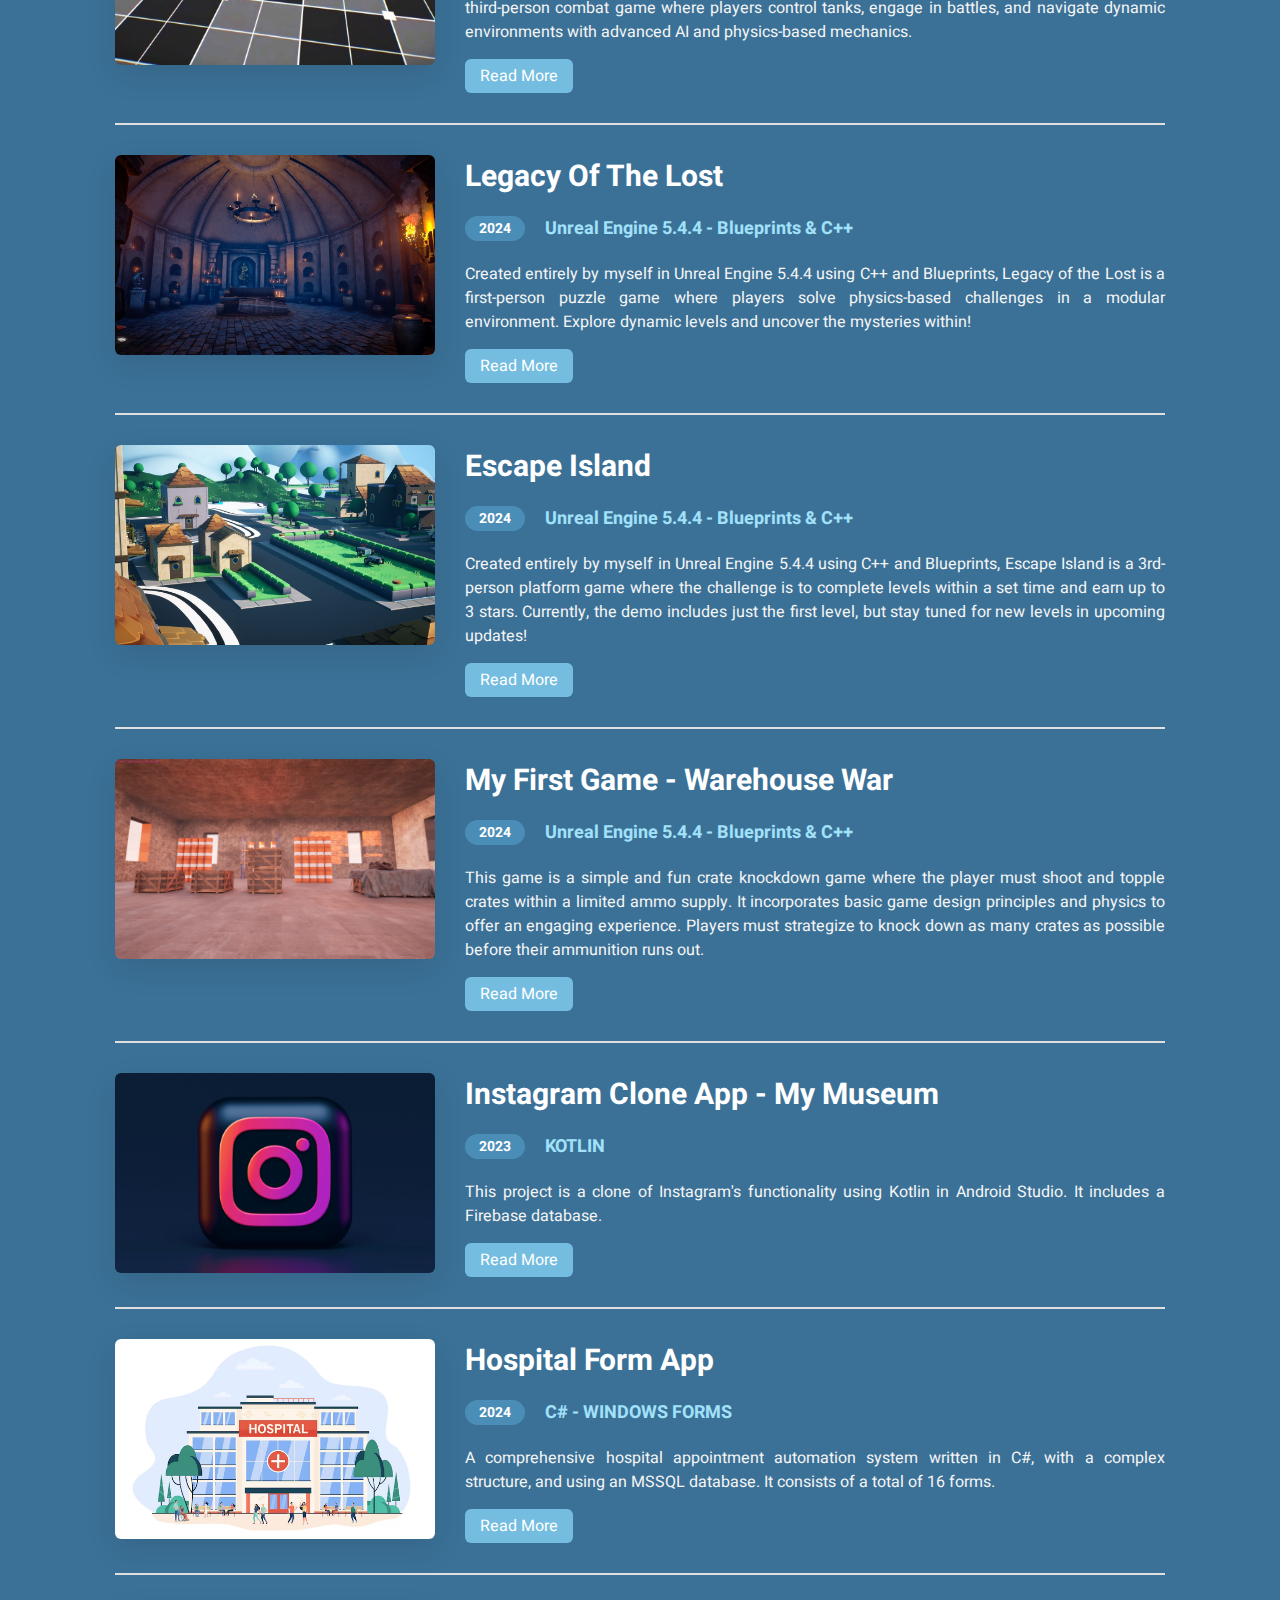
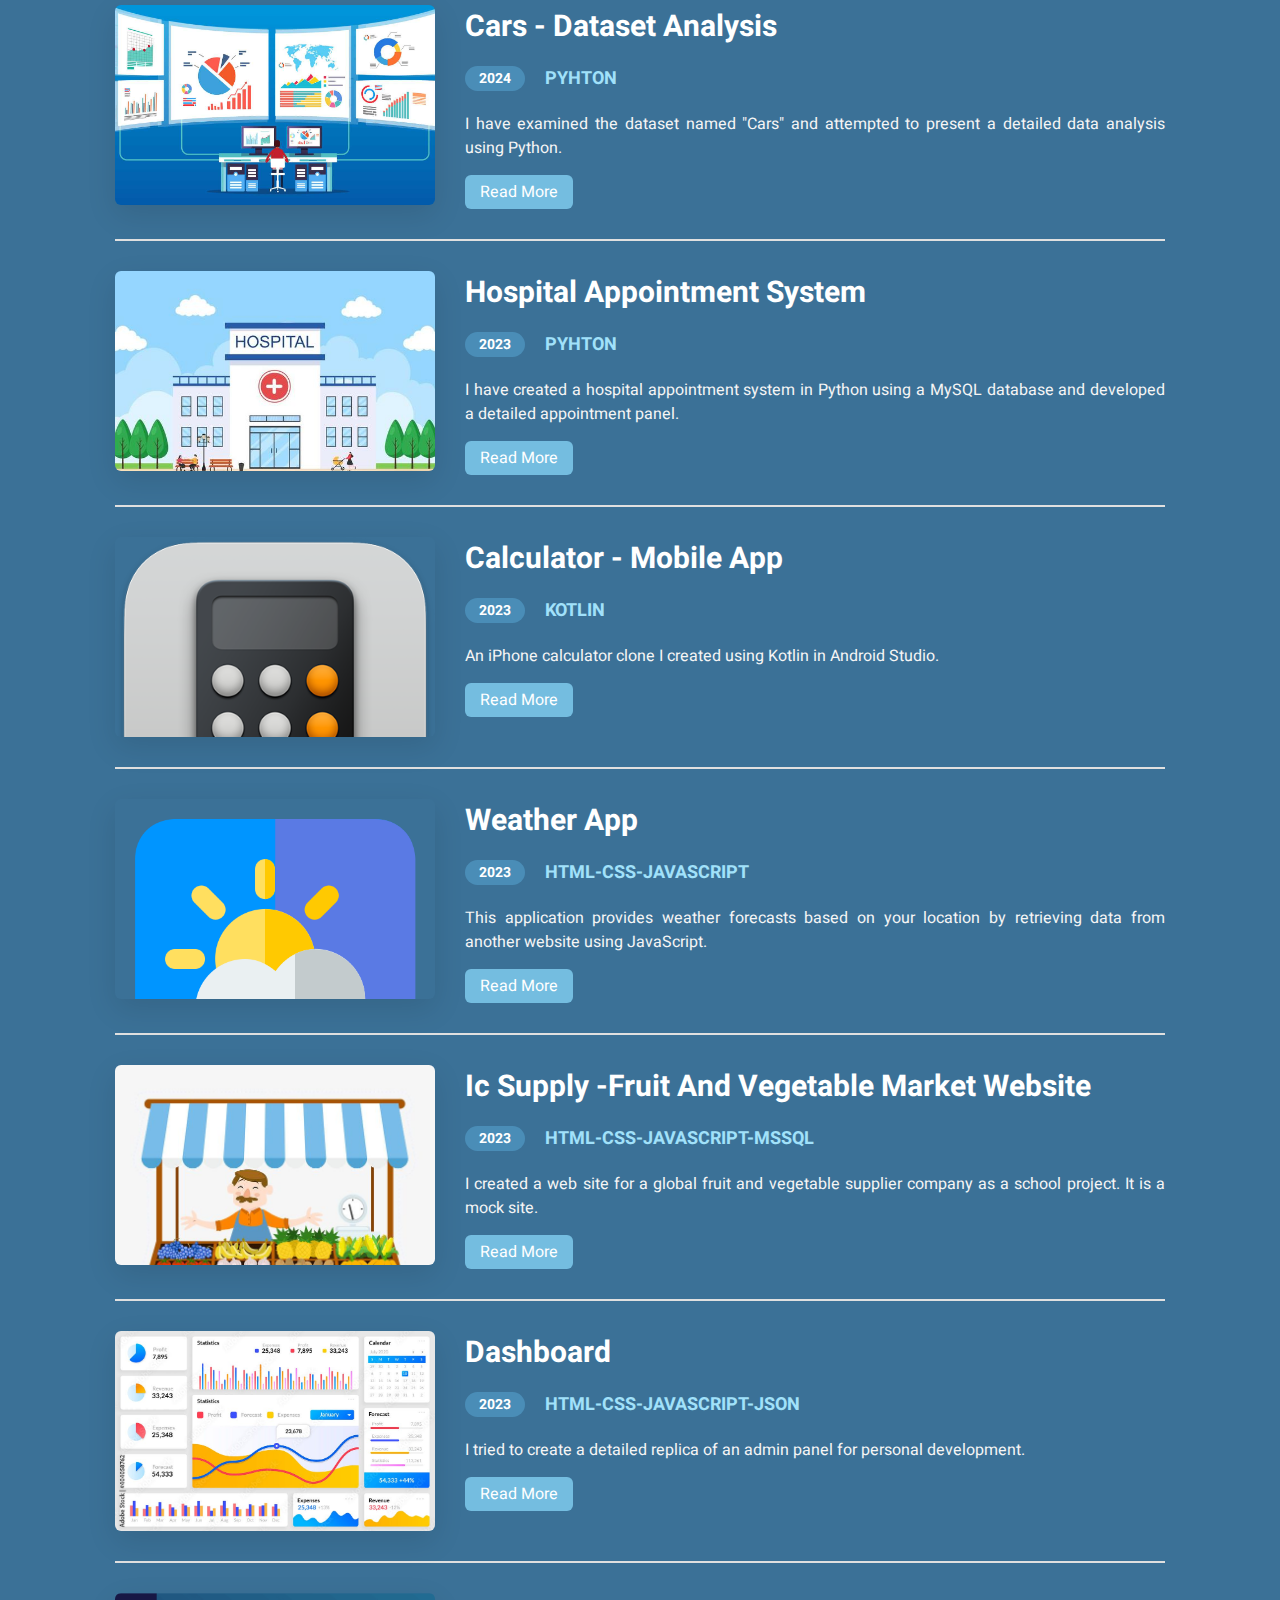
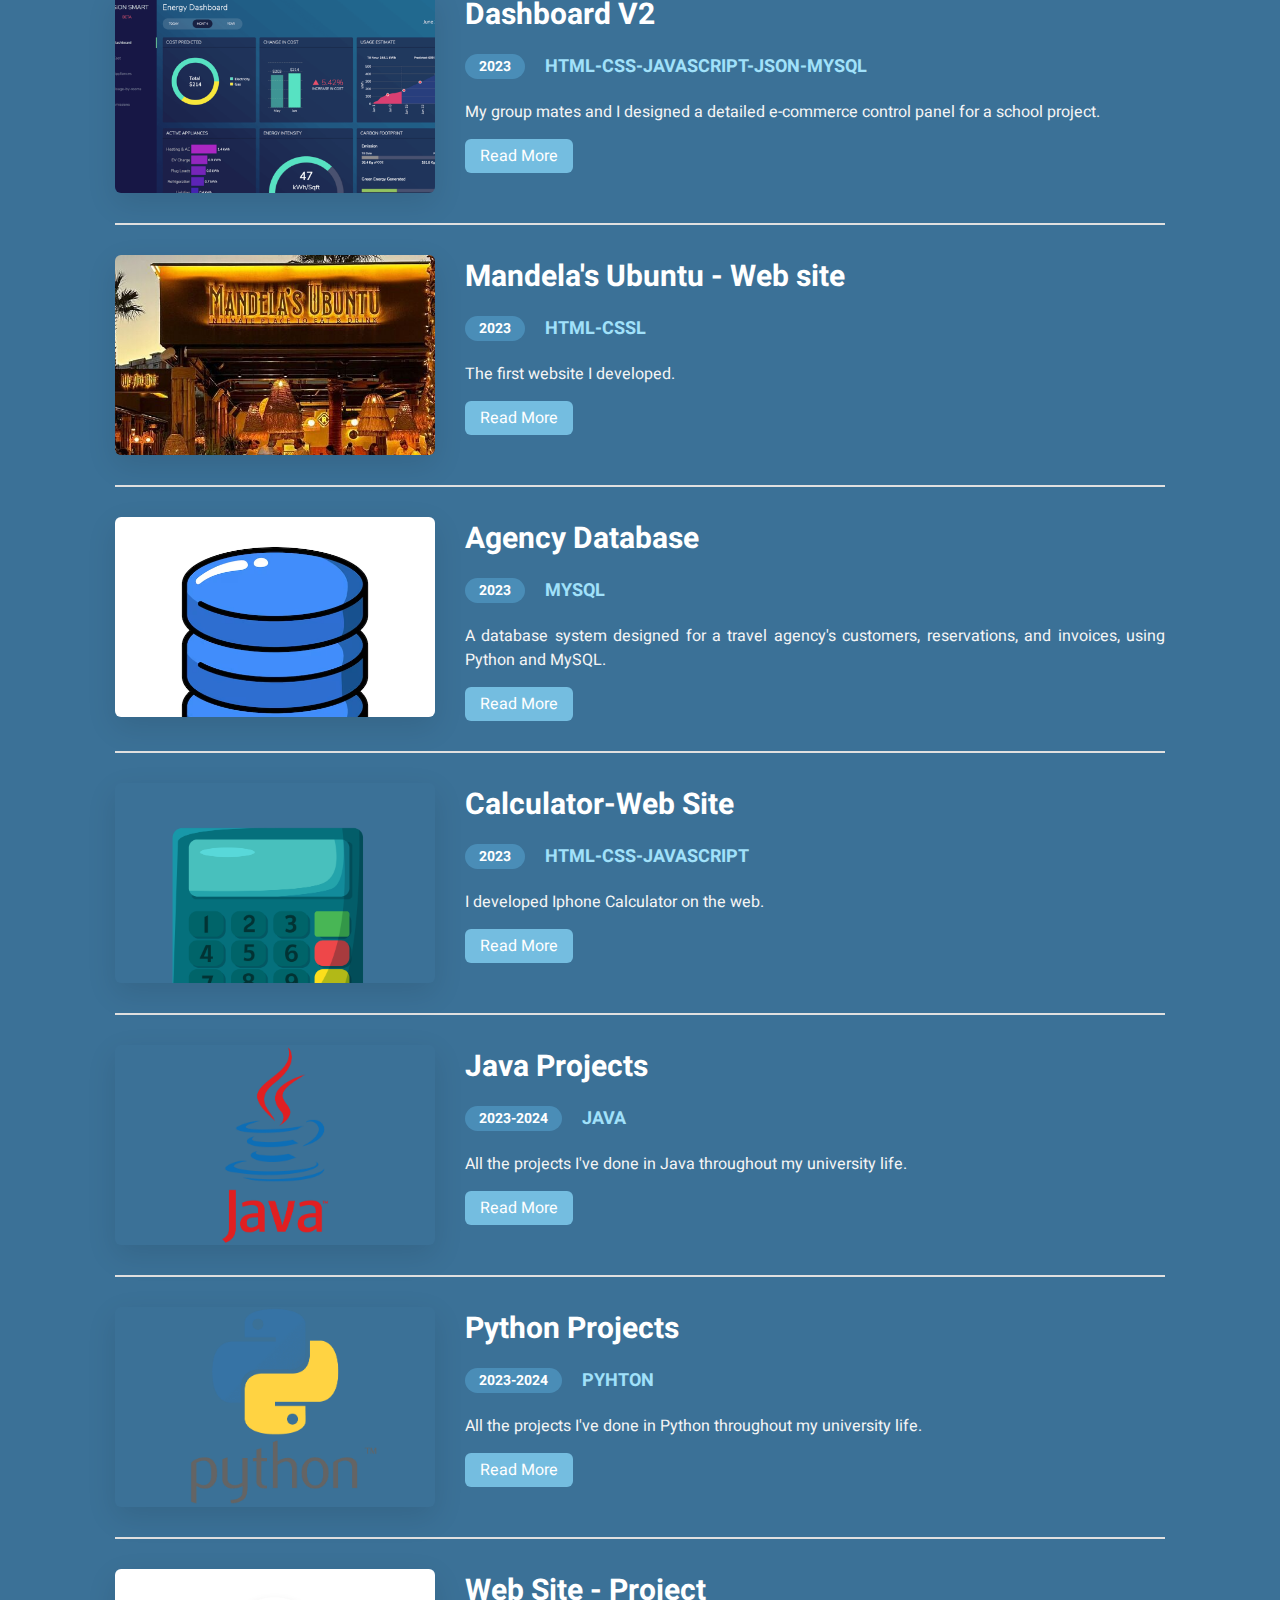
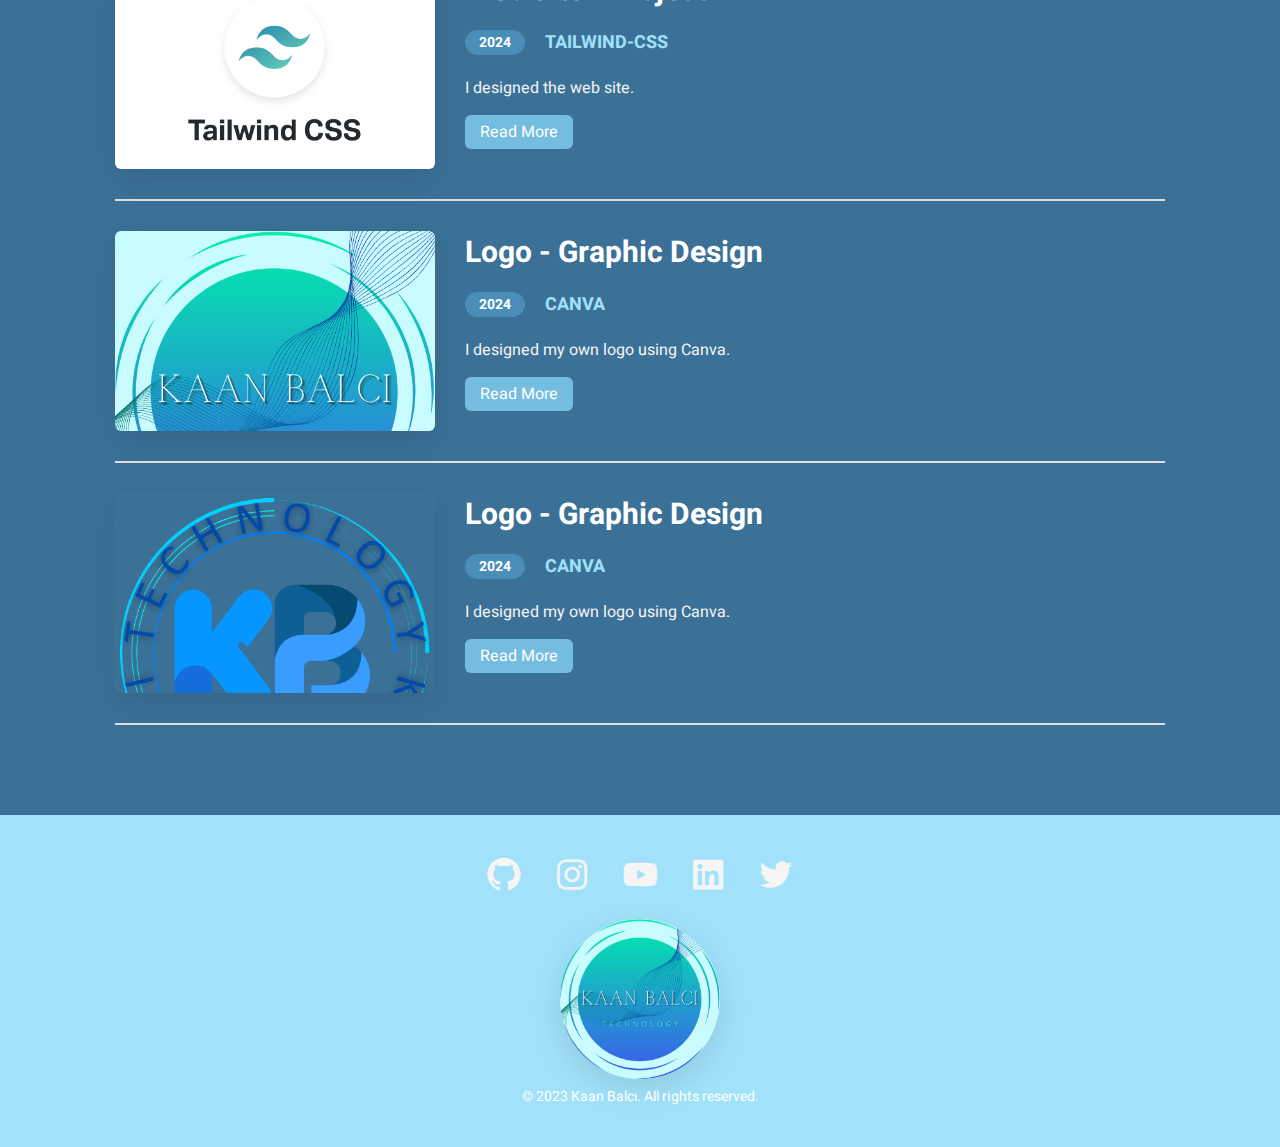
<file: works.html>
<!DOCTYPE html>
<html lang="en">
  <head>
    <meta charset="UTF-8" />
    <meta
      name="description"
      content="Kaan Balcı's personal portfolio - projects, skills, and contact information."
    />
    <meta
      name="keywords"
      content="Kaan Balcı, personal portfolio, web development, software projects, programming, C#, Java, Python, Izmir University of Economics, school project"
    />
    <meta name="author" content="Kaan Balcı" />
    <meta name="viewport" content="width=device-width, initial-scale=1.0" />
    <link
      href="https://unpkg.com/boxicons@2.1.4/css/boxicons.min.css"
      rel="stylesheet"
    />
    <link rel="stylesheet" href="style.css" />
    <title>Works Page | Kaan Balcı</title>
    <link
      rel="icon"
      href="assets/KAAN BALCI-KÜÇÜK LOGO PNG.ico"
      type="image/x-icon"
    />
  </head>

  <body>
    <nav>
      <div class="logo">
        <img src="assets/KAAN BALCI-KÜÇÜK LOGO PNG.png" />
        <a href="index.html">Kaan Balcı</a>
      </div>
      <div class="nav-links">
        <a href="index.html">Home</a>
        <a class="selected" href="works.html">Works</a>
        <a href="single-work.html">Certificates</a>
        <a href="blog.html">Blog</a>
        <a href="about.html">About</a>
      </div>
    </nav>

    <h1 class="page-title">Works</h1>

    <div class="content">
      <div class="works-list">
        <div class="item">
          <img src="assets/DrivenfinityPng.png" />
          <div class="details">
            <h3>Drivenfinity</h3>
            <div class="item-info">
              <div class="year-badge">2025</div>
              <h4>Unity 2020.2.7f - C#</h4>
            </div>
            <p>
              Drivenfinity is a hyper-casual 3D mobile driving simulation game
              where players challenge themselves to achieve the highest possible
              score by navigating through obstacles without collisions. Designed
              for smooth gameplay and an engaging experience, the game pushes
              players to improve their reflexes and beat their own records.
            </p>
            <button
              title="Github"
              class="read-more-btn"
              onclick="window.open('https://github.com/UAJOP/Drivenfinity', '_blank');"
            >
              Read More
            </button>
          </div>
        </div>

        <div class="item">
          <img src="assets/Ekran görüntüsü 2025-02-25 202336.png" />
          <div class="details">
            <h3>Dunker Madness</h3>
            <div class="item-info">
              <div class="year-badge">2025</div>
              <h4>Unity 2020.2.7f - C#</h4>
            </div>
            <p>
              Dunker Madness is a fast-paced 2D physics-based game where players
              launch projectiles to knock down enemy towers! Inspired by the
              classic Angry Birds mechanics, this game combines precision
              aiming, strategic shooting, and explosive destruction. Master your
              shots, calculate angles, and bring chaos to the battlefield!
            </p>
            <button
              title="Github"
              class="read-more-btn"
              onclick="window.open('https://github.com/UAJOP/DunkerMadness', '_blank');"
            >
              Read More
            </button>
          </div>
        </div>

        <div class="item">
          <img src="assets/converted_image.png" />
          <div class="details">
            <h3>Unity Essentials</h3>
            <div class="item-info">
              <div class="year-badge">2025</div>
              <h4>Unity 6 - C#</h4>
            </div>
            <p>
              Built entirely by myself in Unity using C# and Blueprints, I am a
              learning project designed to explore Unity fundamentals. It
              features six unique scenes, each focusing on a different core
              mechanic, culminating in a complete gameplay experience in the
              final scene.
            </p>
            <button
              title="Github"
              class="read-more-btn"
              onclick="window.open('https://github.com/UAJOP/UnityEssentials', '_blank');"
            >
              Read More
            </button>
          </div>
        </div>

        <div class="item">
          <img src="assets/9b869e78-ccdd-41a1-b9bd-e2047dc7c245.jpg" />
          <div class="details">
            <h3>Extract Shoot : Zero</h3>
            <div class="item-info">
              <div class="year-badge">2024</div>
              <h4>Unreal Engine 4.25 - Blueprints & C++</h4>
            </div>
            <p>
              Built entirely by myself in Unreal Engine 4.25 using C++ and
              Blueprints, Extract Shoot: Zero is a third-person action shooter
              featuring real-time enemy AI, dynamic health management, and
              immersive combat mechanics.
            </p>
            <button
              title="Github"
              class="read-more-btn"
              onclick="window.open('https://github.com/UAJOP/ExtractShoot-Zero', '_blank');"
            >
              Read More
            </button>
          </div>
        </div>

        <div class="item">
          <img src="assets/maxresdefault.jpg" />
          <div class="details">
            <h3>Tank Savage</h3>
            <div class="item-info">
              <div class="year-badge">2024</div>
              <h4>Unreal Engine 5.4.4 - Blueprints & C++</h4>
            </div>
            <p>
              Developed entirely by myself in Unreal Engine 5.4.4 using C++ and
              Blueprints, Tank Savage is a third-person combat game where
              players control tanks, engage in battles, and navigate dynamic
              environments with advanced AI and physics-based mechanics.
            </p>
            <button
              title="Github"
              class="read-more-btn"
              onclick="window.open('https://github.com/UAJOP/TankSavage', '_blank');"
            >
              Read More
            </button>
          </div>
        </div>

        <div class="item">
          <img src="assets/111266f6-5226-4f00-aacc-efde413516ed.jpg" />
          <div class="details">
            <h3>Legacy Of The Lost</h3>
            <div class="item-info">
              <div class="year-badge">2024</div>
              <h4>Unreal Engine 5.4.4 - Blueprints & C++</h4>
            </div>
            <p>
              Created entirely by myself in Unreal Engine 5.4.4 using C++ and
              Blueprints, Legacy of the Lost is a first-person puzzle game where
              players solve physics-based challenges in a modular environment.
              Explore dynamic levels and uncover the mysteries within!
            </p>
            <button
              title="Github"
              class="read-more-btn"
              onclick="window.open('https://github.com/UAJOP/LegacyOfTheLost', '_blank');"
            >
              Read More
            </button>
          </div>
        </div>

        <div class="item">
          <img src="assets/escape.jpg" />
          <div class="details">
            <h3>Escape Island</h3>
            <div class="item-info">
              <div class="year-badge">2024</div>
              <h4>Unreal Engine 5.4.4 - Blueprints & C++</h4>
            </div>
            <p>
              Created entirely by myself in Unreal Engine 5.4.4 using C++ and
              Blueprints, Escape Island is a 3rd-person platform game where the
              challenge is to complete levels within a set time and earn up to 3
              stars. Currently, the demo includes just the first level, but stay
              tuned for new levels in upcoming updates!
            </p>
            <button
              title="Github"
              class="read-more-btn"
              onclick="window.open('https://github.com/UAJOP/EscapeIsland', '_blank');"
            >
              Read More
            </button>
          </div>
        </div>

        <div class="item">
          <img src="assets/WarehouseWreckage main pp.png" />
          <div class="details">
            <h3>My First Game - Warehouse War</h3>
            <div class="item-info">
              <div class="year-badge">2024</div>
              <h4>Unreal Engine 5.4.4 - Blueprints & C++</h4>
            </div>
            <p>
              This game is a simple and fun crate knockdown game where the
              player must shoot and topple crates within a limited ammo supply.
              It incorporates basic game design principles and physics to offer
              an engaging experience. Players must strategize to knock down as
              many crates as possible before their ammunition runs out.
            </p>
            <button
              title="Github"
              class="read-more-btn"
              onclick="window.open('https://github.com/UAJOP/WarehouseWreckage', '_blank');"
            >
              Read More
            </button>
          </div>
        </div>
        <div class="item">
          <img src="assets/insatagram.webp" />
          <div class="details">
            <h3>Instagram Clone App - My Museum</h3>
            <div class="item-info">
              <div class="year-badge">2023</div>
              <h4>KOTLIN</h4>
            </div>
            <p>
              This project is a clone of Instagram's functionality using Kotlin
              in Android Studio. It includes a Firebase database.
            </p>
            <button
              title="Github"
              class="read-more-btn"
              onclick="window.open('https://github.com/UAJOP/MyMuseum', '_blank');"
            >
              Read More
            </button>
          </div>
        </div>
        <div class="item">
          <img src="assets/hospital.avif" />
          <div class="details">
            <h3>Hospital Form App</h3>
            <div class="item-info">
              <div class="year-badge">2024</div>
              <h4>C# - WINDOWS FORMS</h4>
            </div>
            <p>
              A comprehensive hospital appointment automation system written in
              C#, with a complex structure, and using an MSSQL database. It
              consists of a total of 16 forms.
            </p>
            <button
              title="Github"
              class="read-more-btn"
              onclick="window.open('https://github.com/UAJOP/Hospital-System', '_blank');"
            >
              Read More
            </button>
          </div>
        </div>
        <div class="item">
          <img src="assets/what-is-data-analyst.jpg" />
          <div class="details">
            <h3>Cars - Dataset Analysis</h3>
            <div class="item-info">
              <div class="year-badge">2024</div>
              <h4>PYHTON</h4>
            </div>
            <p>
              I have examined the dataset named "Cars" and attempted to present
              a detailed data analysis using Python.
            </p>
            <button
              title="Github"
              class="read-more-btn"
              onclick="window.open('https://github.com/UAJOP/Cars-Dataset-Analysis', '_blank');"
            >
              Read More
            </button>
          </div>
        </div>
        <div class="item">
          <img
            src="assets/hospital-building-for-healthcare-background-illustration-with-ambulance-car-doctor-patient-nurses-and-medical-clinic-exterior-free-vector.jpg"
          />
          <div class="details">
            <h3>Hospital Appointment System</h3>
            <div class="item-info">
              <div class="year-badge">2023</div>
              <h4>PYHTON</h4>
            </div>
            <p>
              I have created a hospital appointment system in Python using a
              MySQL database and developed a detailed appointment panel.
            </p>
            <button
              title="Github"
              class="read-more-btn"
              onclick="window.open('https://github.com/UAJOP/Hospital-Appointment-System', '_blank');"
            >
              Read More
            </button>
          </div>
        </div>
        <div class="item">
          <img src="assets/f19c7e914f0adb59c0833d00d09f1ea7.png" />
          <div class="details">
            <h3>Calculator - Mobile App</h3>
            <div class="item-info">
              <div class="year-badge">2023</div>
              <h4>KOTLIN</h4>
            </div>
            <p>
              An iPhone calculator clone I created using Kotlin in Android
              Studio.
            </p>
            <button
              title="Github"
              class="read-more-btn"
              onclick="window.open('https://github.com/UAJOP/Calculator-Android-Studio', '_blank');"
            >
              Read More
            </button>
          </div>
        </div>
        <div class="item">
          <img src="assets/7477790.png" />
          <div class="details">
            <h3>Weather App</h3>
            <div class="item-info">
              <div class="year-badge">2023</div>
              <h4>HTML-CSS-JAVASCRIPT</h4>
            </div>
            <p>
              This application provides weather forecasts based on your location
              by retrieving data from another website using JavaScript.
            </p>
            <button
              title="Github"
              class="read-more-btn"
              onclick="window.open('https://github.com/UAJOP/Wheather-App', '_blank');"
            >
              Read More
            </button>
          </div>
        </div>
        <div class="item">
          <img src="assets/9a68c93b7acc0a59649afab6ce503d47.jpg" />
          <div class="details">
            <h3>Ic Supply -Fruit And Vegetable Market Website</h3>
            <div class="item-info">
              <div class="year-badge">2023</div>
              <h4>HTML-CSS-JAVASCRIPT-MSSQL</h4>
            </div>
            <p>
              I created a web site for a global fruit and vegetable supplier
              company as a school project. It is a mock site.
            </p>
            <button
              title="Github"
              class="read-more-btn"
              onclick="window.open('https://github.com/UAJOP/Ic-Supply', '_blank');"
            >
              Read More
            </button>
          </div>
        </div>
        <div class="item">
          <img src="assets/0_PQUN7aF1N02N71W_.jpg" />
          <div class="details">
            <h3>Dashboard</h3>
            <div class="item-info">
              <div class="year-badge">2023</div>
              <h4>HTML-CSS-JAVASCRIPT-JSON</h4>
            </div>
            <p>
              I tried to create a detailed replica of an admin panel for
              personal development.
            </p>
            <button
              title="Github"
              class="read-more-btn"
              onclick="window.open('https://github.com/UAJOP/Dashboard', '_blank');"
            >
              Read More
            </button>
          </div>
        </div>
        <div class="item">
          <img src="assets/Energy_Dashboard_2x.jpg.png" />
          <div class="details">
            <h3>Dashboard V2</h3>
            <div class="item-info">
              <div class="year-badge">2023</div>
              <h4>HTML-CSS-JAVASCRIPT-JSON-MYSQL</h4>
            </div>
            <p>
              My group mates and I designed a detailed e-commerce control panel
              for a school project.
            </p>
            <button
              title="Github"
              class="read-more-btn"
              onclick="window.open('https://github.com/UAJOP/Control-Panel', '_blank');"
            >
              Read More
            </button>
          </div>
        </div>
        <div class="item">
          <img src="assets/34801520230923033957949.jpeg" />
          <div class="details">
            <h3>Mandela's Ubuntu - Web site</h3>
            <div class="item-info">
              <div class="year-badge">2023</div>
              <h4>HTML-CSSL</h4>
            </div>
            <p>The first website I developed.</p>
            <button
              title="Github"
              class="read-more-btn"
              onclick="window.open('https://github.com/UAJOP/Mandelas-Web-site-Project', '_blank');"
            >
              Read More
            </button>
          </div>
        </div>
        <div class="item">
          <img src="assets/database-cartoon-style_78370-3596.avif" />
          <div class="details">
            <h3>Agency Database</h3>
            <div class="item-info">
              <div class="year-badge">2023</div>
              <h4>MYSQL</h4>
            </div>
            <p>
              A database system designed for a travel agency's customers,
              reservations, and invoices, using Python and MySQL.
            </p>
            <button
              title="Github"
              class="read-more-btn"
              onclick="window.open('https://github.com/UAJOP/Agency-Db', '_blank');"
            >
              Read More
            </button>
          </div>
        </div>
        <div class="item">
          <img src="assets/calculator-cartoon-illustration-png.webp" />
          <div class="details">
            <h3>Calculator-Web Site</h3>
            <div class="item-info">
              <div class="year-badge">2023</div>
              <h4>HTML-CSS-JAVASCRIPT</h4>
            </div>
            <p>I developed Iphone Calculator on the web.</p>
            <button
              title="Github"
              class="read-more-btn"
              onclick="window.open('https://github.com/UAJOP/Calculator-JavaScript', '_blank');"
            >
              Read More
            </button>
          </div>
        </div>
        <div class="item">
          <img src="assets/Java-Logo.png" />
          <div class="details">
            <h3>Java Projects</h3>
            <div class="item-info">
              <div class="year-badge">2023-2024</div>
              <h4>JAVA</h4>
            </div>
            <p>
              All the projects I've done in Java throughout my university life.
            </p>
            <button
              title="Github"
              class="read-more-btn"
              onclick="window.open('https://github.com/UAJOP/My-java-projects', '_blank');"
            >
              Read More
            </button>
          </div>
        </div>
        <div class="item">
          <img src="assets/Python-Symbol.png" />
          <div class="details">
            <h3>Python Projects</h3>
            <div class="item-info">
              <div class="year-badge">2023-2024</div>
              <h4>PYHTON</h4>
            </div>
            <p>
              All the projects I've done in Python throughout my university
              life.
            </p>
            <button
              title="Github"
              class="read-more-btn"
              onclick="window.open('https://github.com/UAJOP/Pyhton-Projects', '_blank');"
            >
              Read More
            </button>
          </div>
        </div>
        <div class="item">
          <img src="assets/1__6ooq0R60ba3UT5c-QVemA.png" />
          <div class="details">
            <h3>Web Site - Project</h3>
            <div class="item-info">
              <div class="year-badge">2024</div>
              <h4>TAILWIND-CSS</h4>
            </div>
            <p>I designed the web site.</p>
            <button
              title="Github"
              class="read-more-btn"
              onclick="window.open('https://github.com/UAJOP/Porto-25', '_blank');"
            >
              Read More
            </button>
          </div>
        </div>
        <div class="item">
          <img src="assets/KAAN BALCI-BÜYÜK LOGO PNG.png" />
          <div class="details">
            <h3>Logo - Graphic Design</h3>
            <div class="item-info">
              <div class="year-badge">2024</div>
              <h4>CANVA</h4>
            </div>
            <p>I designed my own logo using Canva.</p>
            <button
              title="Canva"
              class="read-more-btn"
              onclick="window.open('https://www.canva.com/design/DAGEpRR_UTU/1vy2TX6zrykxmmQLomxMlA/edit?utm_content=DAGEpRR_UTU&utm_campaign=designshare&utm_medium=link2&utm_source=sharebutton', '_blank');"
            >
              Read More
            </button>
          </div>
        </div>
        <div class="item">
          <img src="assets/KAAN BALCI-KÜÇÜK LOGO PNG.png" />
          <div class="details">
            <h3>Logo - Graphic Design</h3>
            <div class="item-info">
              <div class="year-badge">2024</div>
              <h4>CANVA</h4>
            </div>
            <p>I designed my own logo using Canva.</p>
            <button
              title="Canva"
              class="read-more-btn"
              onclick="window.open('https://www.canva.com/design/DAGEpbZe8Jc/BPeG0OsDJpIeRqKMeU6M7A/edit?utm_content=DAGEpbZe8Jc&utm_campaign=designshare&utm_medium=link2&utm_source=sharebutton', '_blank');"
            >
              Read More
            </button>
          </div>
        </div>
      </div>
    </div>

    <footer>
      <div class="socials">
        <a
          title="My Github Page"
          href="https://github.com/UAJOP"
          target="_blank"
          ><i class="bx bxl-github"></i
        ></a>
        <a
          title="My Instagram Page"
          href="https://www.instagram.com/kaan_ba1/"
          target="_blank"
          ><i class="bx bxl-instagram"></i
        ></a>
        <a
          title="My Youtube Page"
          href="https://www.youtube.com/channel/UCCoOWMoemn93OX7cHyGTZuA"
          target="_blank"
          ><i class="bx bxl-youtube"></i
        ></a>
        <a
          title="My Linkedin Page"
          href="https://www.linkedin.com/in/kaan-balcı-6271311a8/"
          target="_blank"
          ><i class="bx bxl-linkedin-square"></i
        ></a>
        <a title="My X Page" href="https://x.com/KaanAjop" target="_blank"
          ><i class="bx bxl-twitter"></i
        ></a>
      </div>
      <div class="logo">
        <a title="Main" href="index.html"
          ><img src="assets/KAAN BALCI-BÜYÜK LOGO PNG.png"
        /></a>
      </div>
      <p>&copy; 2023 Kaan Balcı. All rights reserved.</p>
    </footer>
  </body>
</html>
</file>
<file: style.css>
@import url("https://fonts.googleapis.com/css2?family=Heebo:wght@300;400;500;600;700;800&display=swap");
/*
#a1e1fa
#3b7197
#4a8db7;
#74bde0
*/

body {
  background-color: #3b7197;
}
* {
  margin: 0;
  padding: 0;
  box-sizing: border-box;
  font-family: "Heebo", sans-serif;
}

.about h2 {
  color: #4a8db7;
}

.about p {
  color: #fff;
}

.email a {
  color: #4a8db7;
}
.email a:hover {
  color: #303f9f;
}

.content.container {
  background-color: #4a8db7;
}

a {
  text-decoration: none;
  color: #ffffff;
}

img {
  object-fit: cover;
  object-position: top;
  box-shadow: 0 10px 30px rgba(0, 0, 0, 0.1);
}

nav {
  padding: 20px 148px;
  background-color: #a1e1fa;
  display: flex;
  align-items: center;
  justify-content: space-between;
  font-weight: 600;
}

nav .logo {
  display: flex;
  align-items: center;
  gap: 10px;
}

nav .logo img {
  width: 40px;
  height: 40px;
  border-radius: 50%;
}

nav .logo a {
  font-size: 15px;
  color: #f5f5f5;
  font-weight: bold;
}

nav .nav-links {
  display: flex;
  gap: 16px;
}

nav .nav-links a {
  transition: color 0.3s ease;
}

nav .nav-links a:hover,
nav .nav-links a.selected {
  color: #303f9f;
}

.content h3 {
  color: #fff;
}

.content p {
  color: #fff;
}

.main {
  padding: 0 148px;
  display: flex;
  align-items: center;
  justify-content: space-between;
  gap: 50px;
  height: calc(100vh - 80px);
}

.main .info h1 {
  font-size: 44px;
  margin-bottom: 40px;
  color: #f5f5f5;
}

.main .info p {
  font-size: 16px;
  margin-bottom: 45px;
  width: 100%;
  color: #f5f5f5;
}

.main .info button,
.content .post-list .post-item .buttons button {
  padding: 10px 30px;
  background: #74bde0;
  border: none;
  color: #fff;
  font-size: 16px;
  border-radius: 12px;
  cursor: pointer;
  transition: background 0.3s ease;
}

.main .info button:hover,
.content .post-list .post-item .buttons button:hover {
  background: #303f9f;
}

.main img {
  width: 400px;
  height: 400px;
  border-radius: 140px;
}

.recent {
  padding: 60px 148px;
  background-color: #a1e1fa;
}

.recent .header {
  display: flex;
  align-items: center;
  justify-content: space-between;
  margin-bottom: 30px;
}
.read-more-btn {
  padding: 5px 15px;
  background: #74bde0;
  border: none;
  color: #fff;
  font-size: 16px;
  border-radius: 6px;
  cursor: pointer;
  transition: background 0.3s ease;
}

.read-more-btn:hover {
  color: #fff;
  background-color: #303f9f;
}
.content .works-list .item .details p {
  padding-bottom: 15px;
}

.recent .header h4,
.separator h4 {
  font-size: 20px;
  font-weight: 400;
  color: #fff;
}

.recent .header a {
  color: #ffffff;
}

.recent .posts {
  display: flex;
  justify-content: center;
  gap: 20px;
}

.recent .posts .post-item {
  background-color: #74bde0;
  padding: 24px;
  width: 460px;
}

.recent .posts .post-item h3,
.content .post-list .post-item h3 {
  font-size: 26px;
  margin-bottom: 18px;
  color: #fff;
}

.recent .posts .post-item .info,
.content .post-list .post-item .info {
  display: flex;
  gap: 10px;
  margin-bottom: 10px;
}

.recent .posts .post-item .info h5,
.content .post-list .post-item h5 {
  font-size: 18px;
  font-weight: 400;
  color: #fff;
}

.recent .posts .post-item p {
  width: 400px;
  color: #ffffff;
}

.separator {
  padding: 40px 148px 0;
}

.separator .header {
  display: flex;
  align-items: center;
  justify-content: space-between;
  margin-bottom: 30px;
}

.separator h4 {
  margin-bottom: 30px;
}

.featured {
  padding: 40px 290px 0;
}

.featured .item,
.works-list .item {
  display: flex;
  gap: 30px;
  margin-bottom: 30px;
  padding-bottom: 30px;
  border-bottom: 2px solid #e0e0e0;
}

.featured .item img,
.works-list .item img {
  width: 320px;
  height: 200px;
  border-radius: 6px;
}

.featured .item .details h3,
.works-list .item h3 {
  font-size: 30px;
  margin-bottom: 16px;
  color: #fff;
}

.featured .item .details .item-info,
.works-list .item .details .item-info {
  display: flex;
  align-items: center;
  gap: 20px;
  margin-bottom: 20px;
}

.featured .item .details .item-info .year-badge,
.works-list .item .details .item-info .year-badge,
.content .work-info .year-badge {
  background-color: #4a8db7;
  padding: 2px 14px;
  color: #fff;
  border-radius: 16px;
  font-size: 14px;
  font-weight: bold;
}

.featured .item .details .item-info h4,
.works-list .item .details .item-info h4 {
  color: #a1e1fa;
  font-size: 18px;
}

.featured .item .details p,
.works-list .item .details p {
  width: 700px;
  text-align: justify;
  color: #f5f5f5;
}

footer {
  padding: 40px 0;
  display: flex;
  flex-direction: column;
  align-items: center;
  background-color: #a1e1fa;
}

footer .socials {
  display: flex;
  align-items: center;
  gap: 28px;
  margin-bottom: 20px;
}

footer .socials i {
  font-size: 40px;
  cursor: pointer;
  transition: color 0.3s ease;
  color: #f5f5f5;
}

.view-btn {
  padding: 10px 30px;
  background: #74bde0;
  border: none;
  color: #fff;
  font-size: 16px;
  border-radius: 12px;
  cursor: pointer;
  transition: background 0.3s ease;
}
.view-btn:hover {
  background-color: #303f9f;
}

footer .socials i:hover {
  color: #303f9f;
}

footer p {
  font-size: 14px;
  color: #fff;
}
footer .logo img {
  width: 160px;
  height: 160px;
  border-radius: 50%;
}

.page-title {
  padding: 80px 234px 20px;
  width: 100%;
  color: #fff;
}

.content {
  padding: 30px 148px 60px;
  display: flex;
  flex-direction: column;
  align-items: center;
}

.content .work-info {
  display: flex;
  align-items: center;
  justify-content: flex-start;
  gap: 20px;
  width: 970px;
}

.content .work-info .category p {
  color: #a1e1fa;
  font-size: 18px;
}

.content > p {
  width: 970px;
  font-size: 15px;
  margin: 20px 0;
  color: #f5f5f5;
}

.content > img {
  width: 970px;
  margin: 30px 0;
  border-radius: 20px;
}

.content > h1,
.content > h2,
.content > h3 {
  width: 970px;
}

.content .post-list {
  display: flex;
  flex-direction: column;
  gap: 20px;
}

.content .post-list .post-item {
  background-color: #a1e1fa;
  padding: 24px;
  width: 960px;
  border-radius: 10px;
}

.content .post-list .post-item .buttons {
  margin-top: 30px;
  display: flex;
  align-items: center;
  justify-content: flex-end;
  gap: 10px;
  color: #fff;
}

.content .post-list .post-item .buttons button {
  font-size: 14px;
  padding: 6px 20px;
}

.content .post-list .post-item .buttons i {
  font-size: 22px;
  cursor: pointer;
  transition: color 0.3s ease;
}

.content .post-list .post-item .buttons i:hover {
  color: #303f9f;
}

.content .container {
  background-color: #a1e1fa;
  padding: 30px;
  display: flex;
  align-items: center;
  gap: 30px;
  width: 970px;
  border-radius: 20px;
}

.content .container img {
  width: 300px;
  height: 300px;
  border-radius: 20px;
}

.content .container h2 {
  margin-bottom: 20px;
  font-size: 30px;
}

.content .container .about > p {
  text-align: justify;
}

.content .container .about .email {
  font-weight: bold;
  margin-top: 30px;
  font-size: 14px;
}

@media screen and (max-width: 1400px) {
  nav {
    padding: 20px 60px;
  }

  .main {
    padding: 0 60px;
  }

  .recent {
    padding: 60px;
  }

  .featured,
  .separator {
    padding: 40px 60px 0;
  }

  .page-title {
    padding: 80px 60px 20px;
  }
}

@media screen and (max-width: 1200px) {
  nav {
    padding: 20px 40px;
  }

  .main {
    padding: 0 40px;
  }

  .main img {
    width: 340px;
    height: 340px;
  }

  .recent {
    padding: 40px;
  }

  .featured,
  .separator {
    padding: 40px 40px 0;
  }

  .featured .item .details p,
  .works-list .item .details p {
    color: #a1e1fa;
    width: 100%;
  }

  .page-title {
    padding: 80px 40px 20px;
  }

  .content .work-info,
  .content > p,
  .content > img,
  .content > h1,
  .content > h2,
  .content > h3,
  .content .post-list .post-item,
  .content .container {
    width: 100%;
  }

  .content .container img {
    width: 250px;
    height: 250px;
  }

  .content .container h2 {
    font-size: 24px;
    margin-bottom: 10px;
  }

  .content .container .about > p {
    font-size: 14px;
  }
}

@media screen and (max-width: 992px) {
  nav {
    padding: 20px;
  }

  .main {
    padding: 0 20px;
  }

  .main img {
    width: 300px;
    height: 300px;
  }

  .main .info h1 {
    font-size: 34px;
  }

  .main .info p {
    font-size: 15px;
  }

  .main .info button {
    font-size: 15px;
    padding: 8px 22px;
  }

  .recent {
    padding: 40px 20px;
  }

  .recent .posts .post-item {
    width: 100%;
  }

  .recent .posts .post-item h3,
  .content .post-list .post-item h3 {
    font-size: 20px;
  }

  .recent .posts .post-item .info h5,
  .content .post-list .post-item .info h5 {
    font-size: 14px;
  }

  .recent .posts .post-item p {
    width: 100%;
    font-size: 14px;
  }

  .featured,
  .separator {
    padding: 40px 20px 0;
  }

  .featured .item,
  .works-list .item {
    flex-direction: column;
    padding: 0 20px 30px;
  }

  .featured .item img,
  .works-list .item img {
    width: 100%;
    height: auto;
  }

  .featured .item .details h3,
  .works-list .details .item h3 {
    font-size: 24px;
    margin-bottom: 12px;
  }

  .featured .item .details .item-info .year-badge,
  .works-list .item .details .item-info .year-badge {
    font-size: 12px;
  }

  .featured .item .details .item-info h4,
  .works-list .item .details .item-info h4 {
    font-size: 15px;
  }

  .featured .item .details p,
  .works-list .item .details p {
    font-size: 14px;
  }

  .content {
    padding: 30px 20px 60px;
  }

  .content .container h2 {
    font-size: 20px;
  }

  .content .container .about > p {
    font-size: 13px;
  }
}

@media screen and (max-width: 768px) {
  nav {
    justify-content: center;
  }

  nav .logo {
    display: none;
  }

  .main {
    flex-direction: column;
    justify-content: space-around;
    margin: 40px 0;
    height: auto;
  }

  .main .info h1 {
    font-size: 30px;
    margin-bottom: 16px;
  }

  .main .info p {
    margin-bottom: 16px;
  }

  .main .info button {
    padding: 6px 20px;
    font-size: 13px;
  }

  .main img {
    margin-top: 20px;
    width: 100%;
    height: auto;
    border-radius: 50px;
  }

  .recent .posts,
  .content .container {
    flex-direction: column;
  }

  .content .container img {
    width: 100%;
    height: auto;
  }
}
</file>
